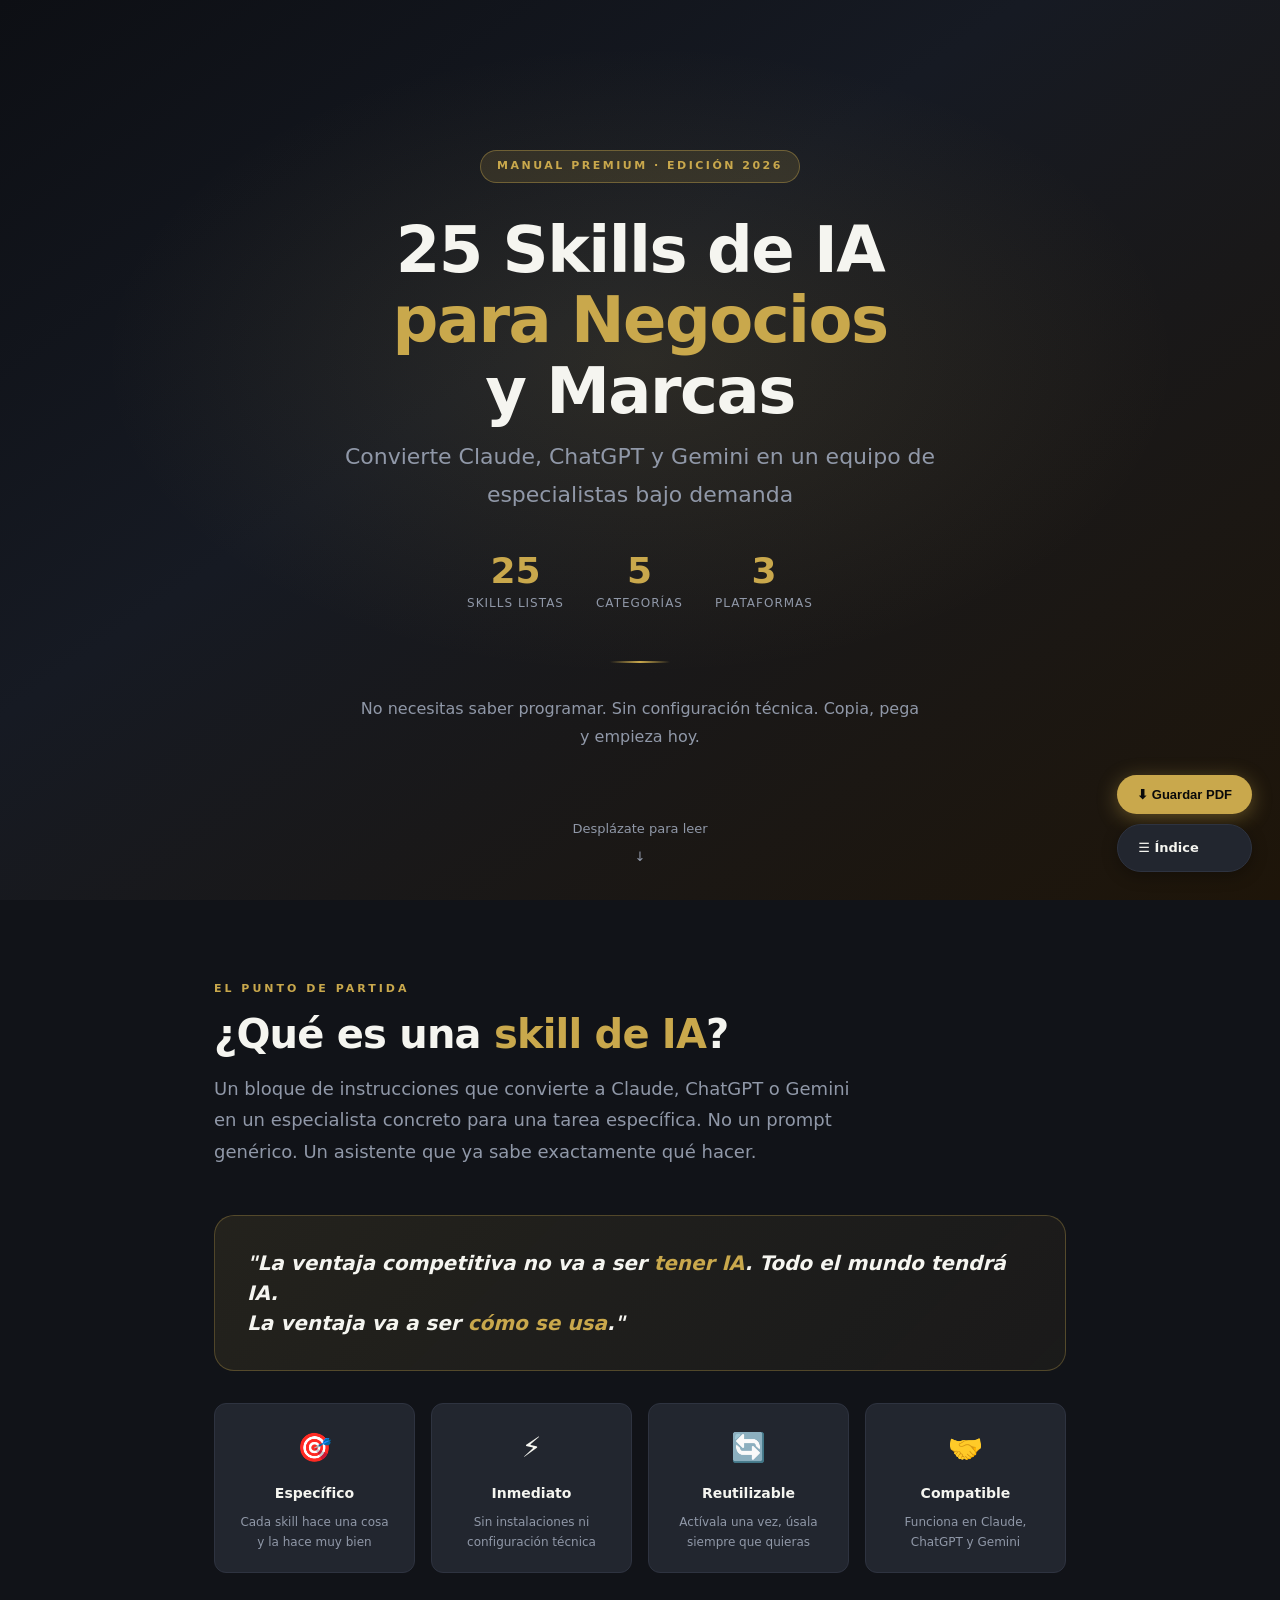
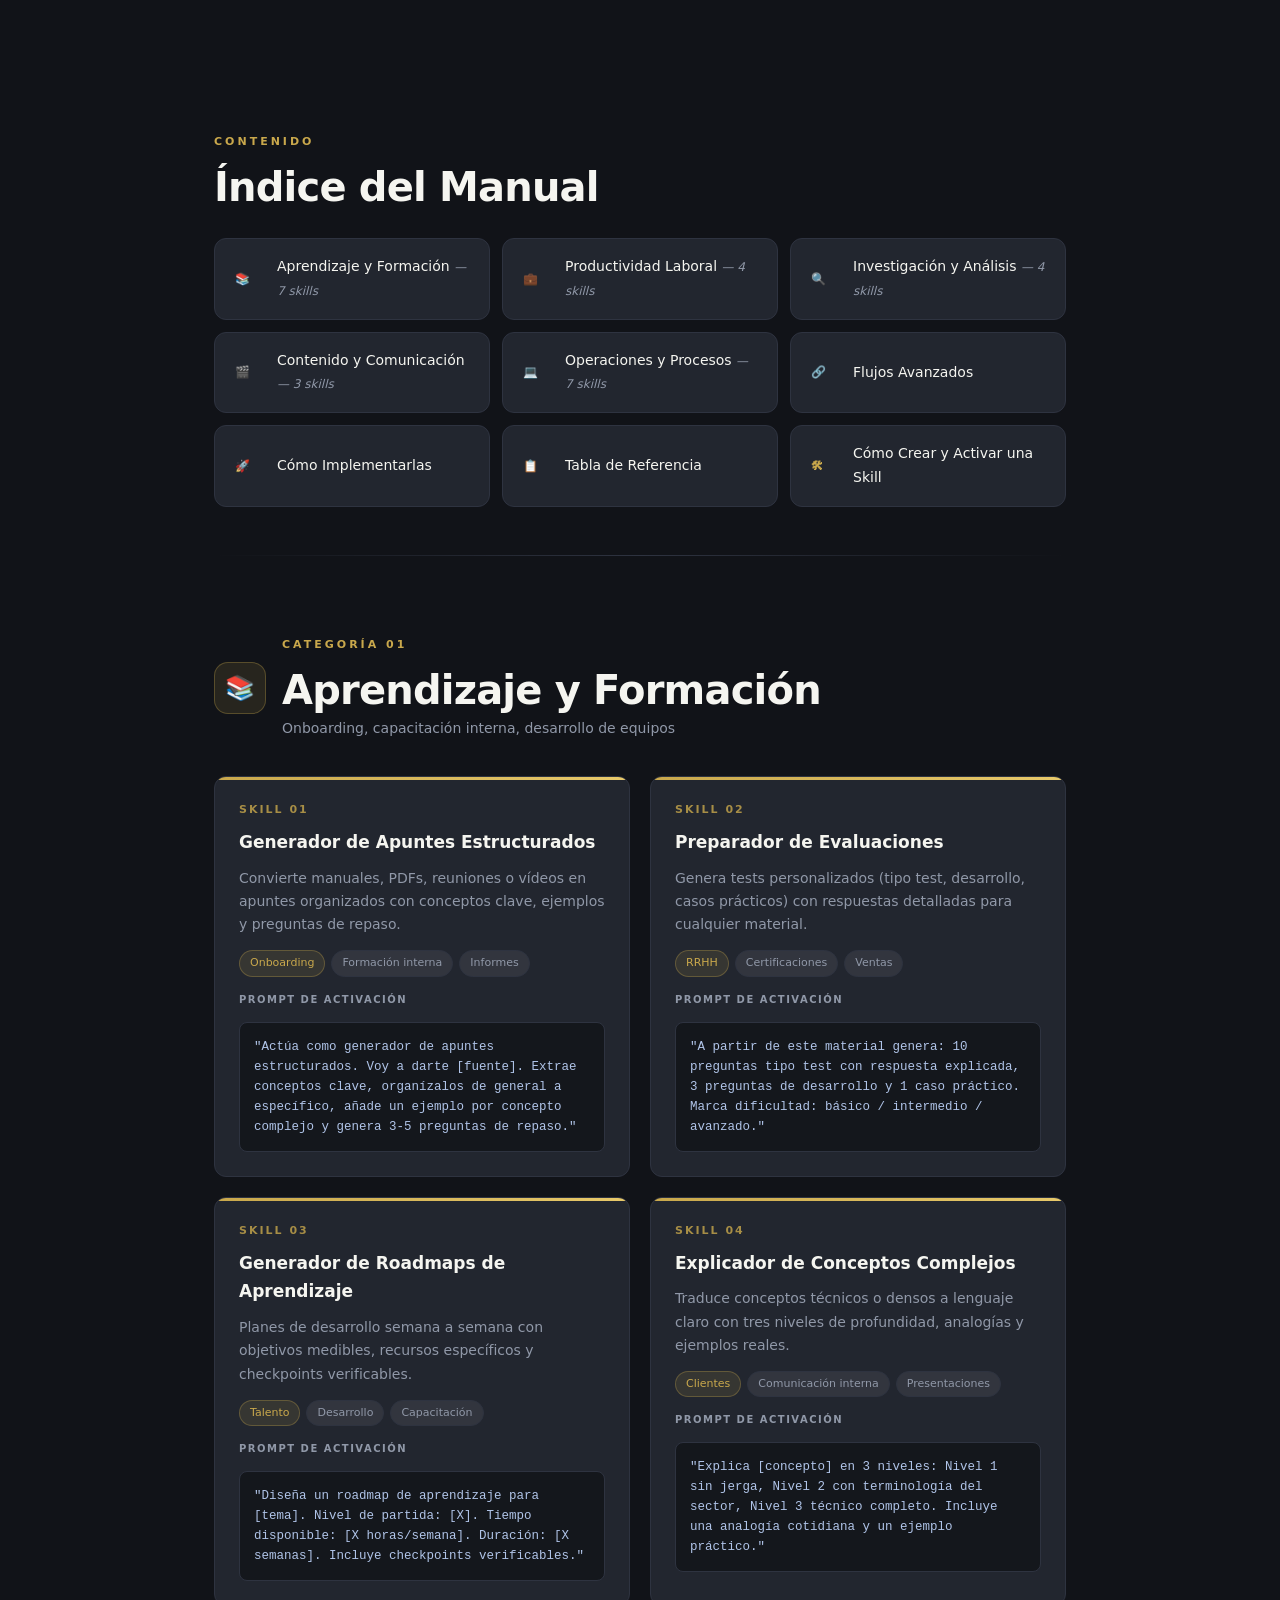
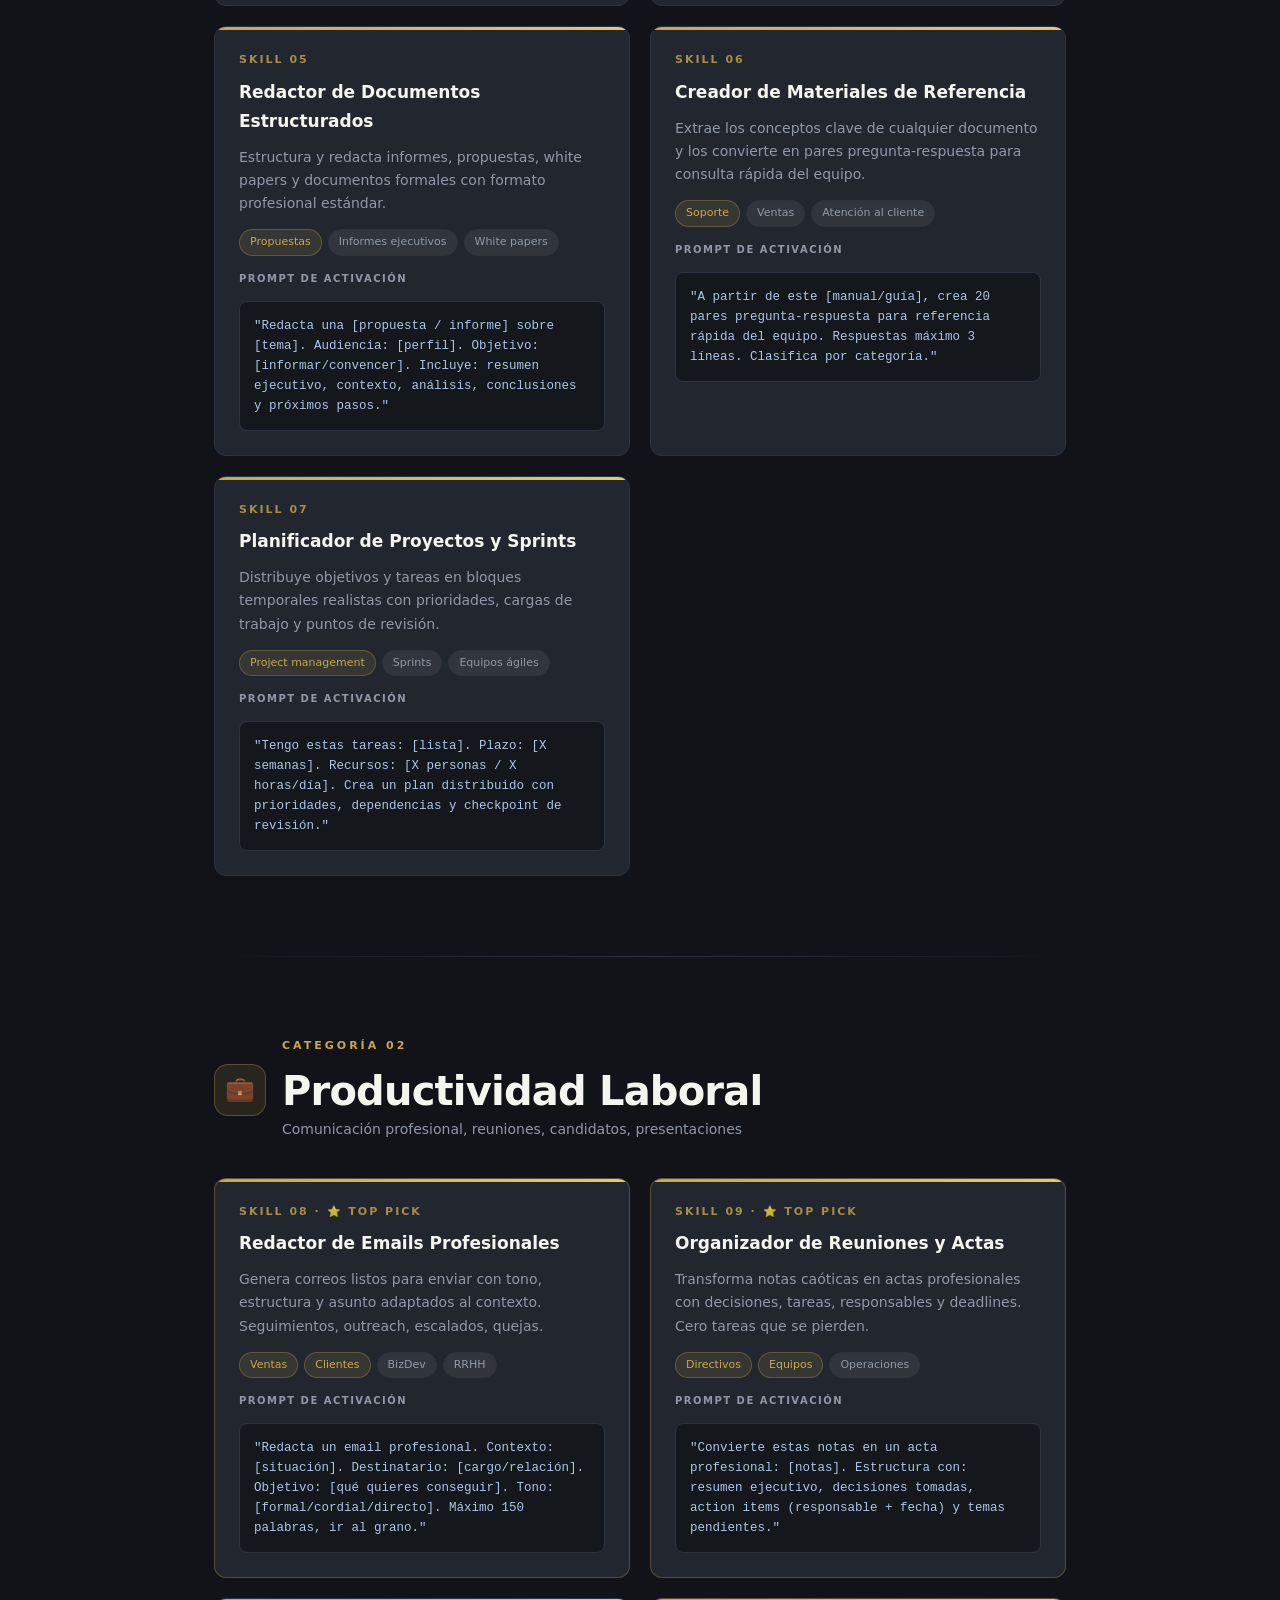
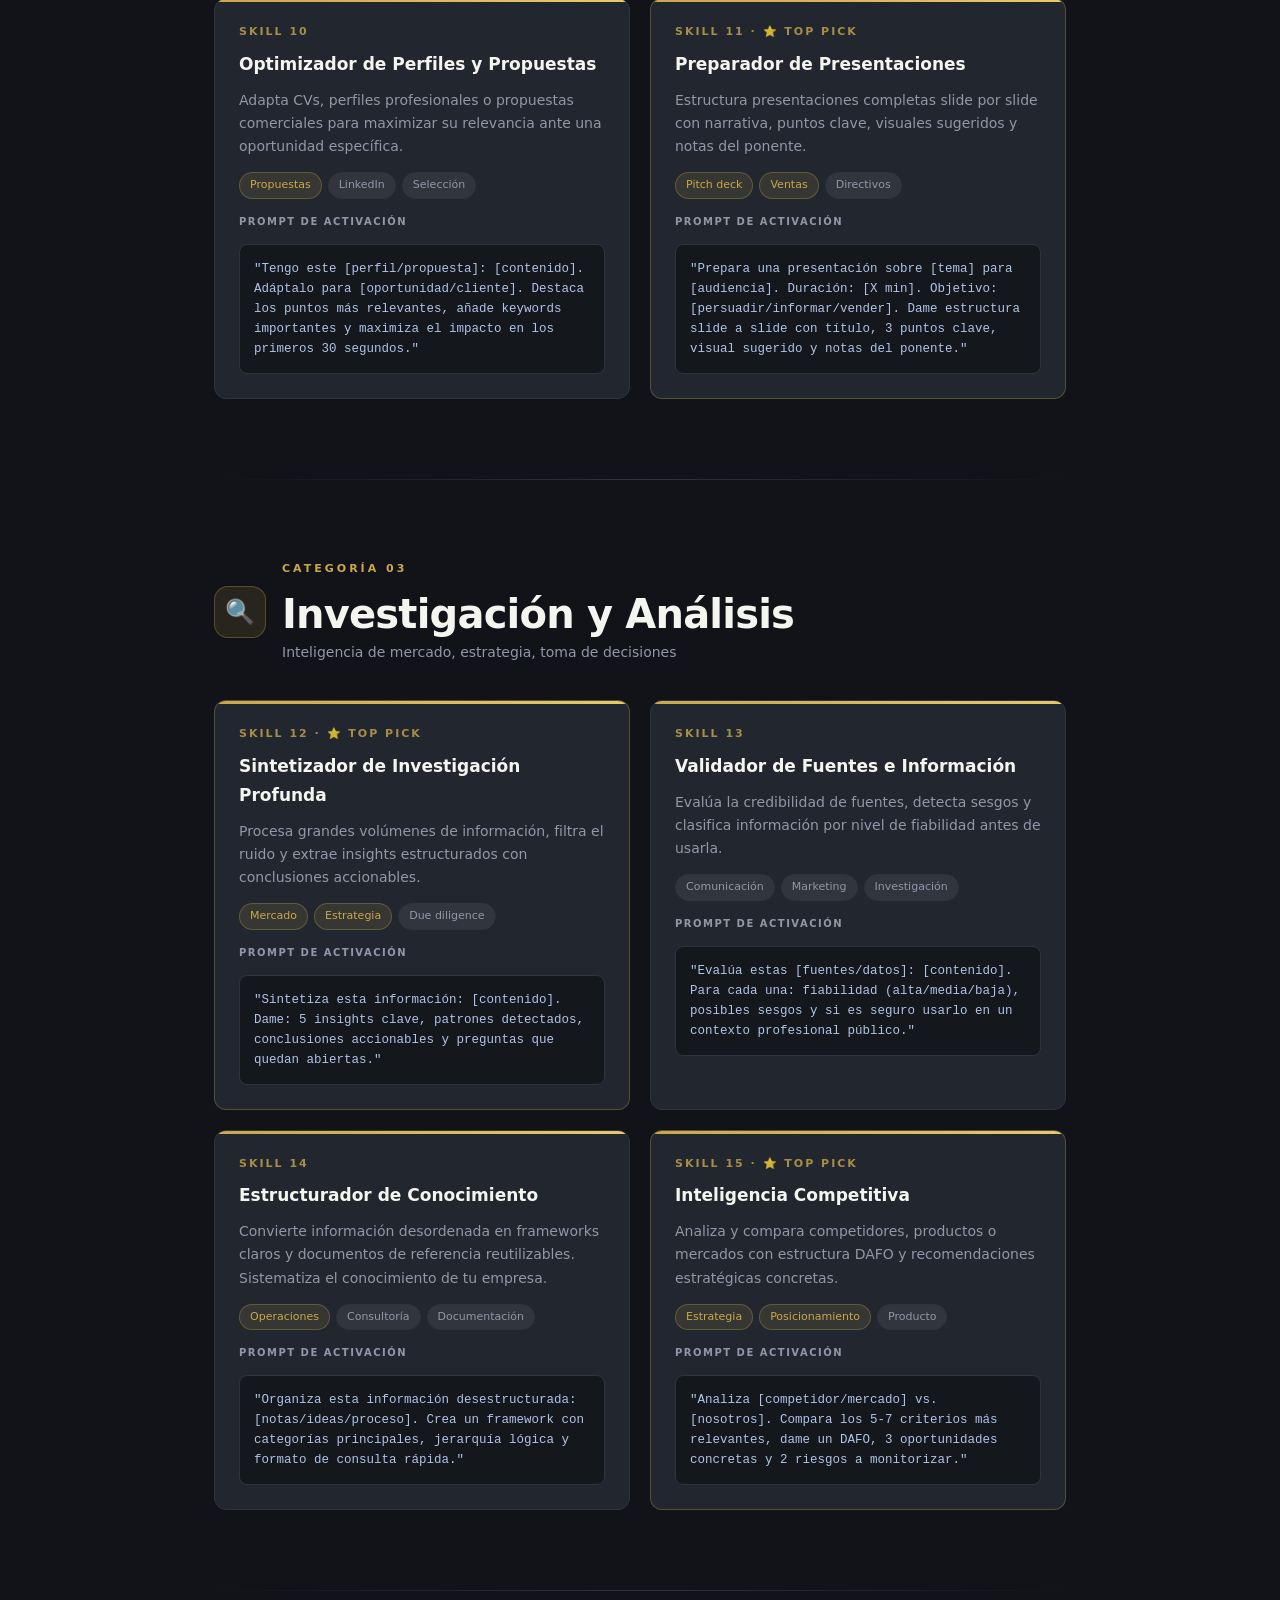
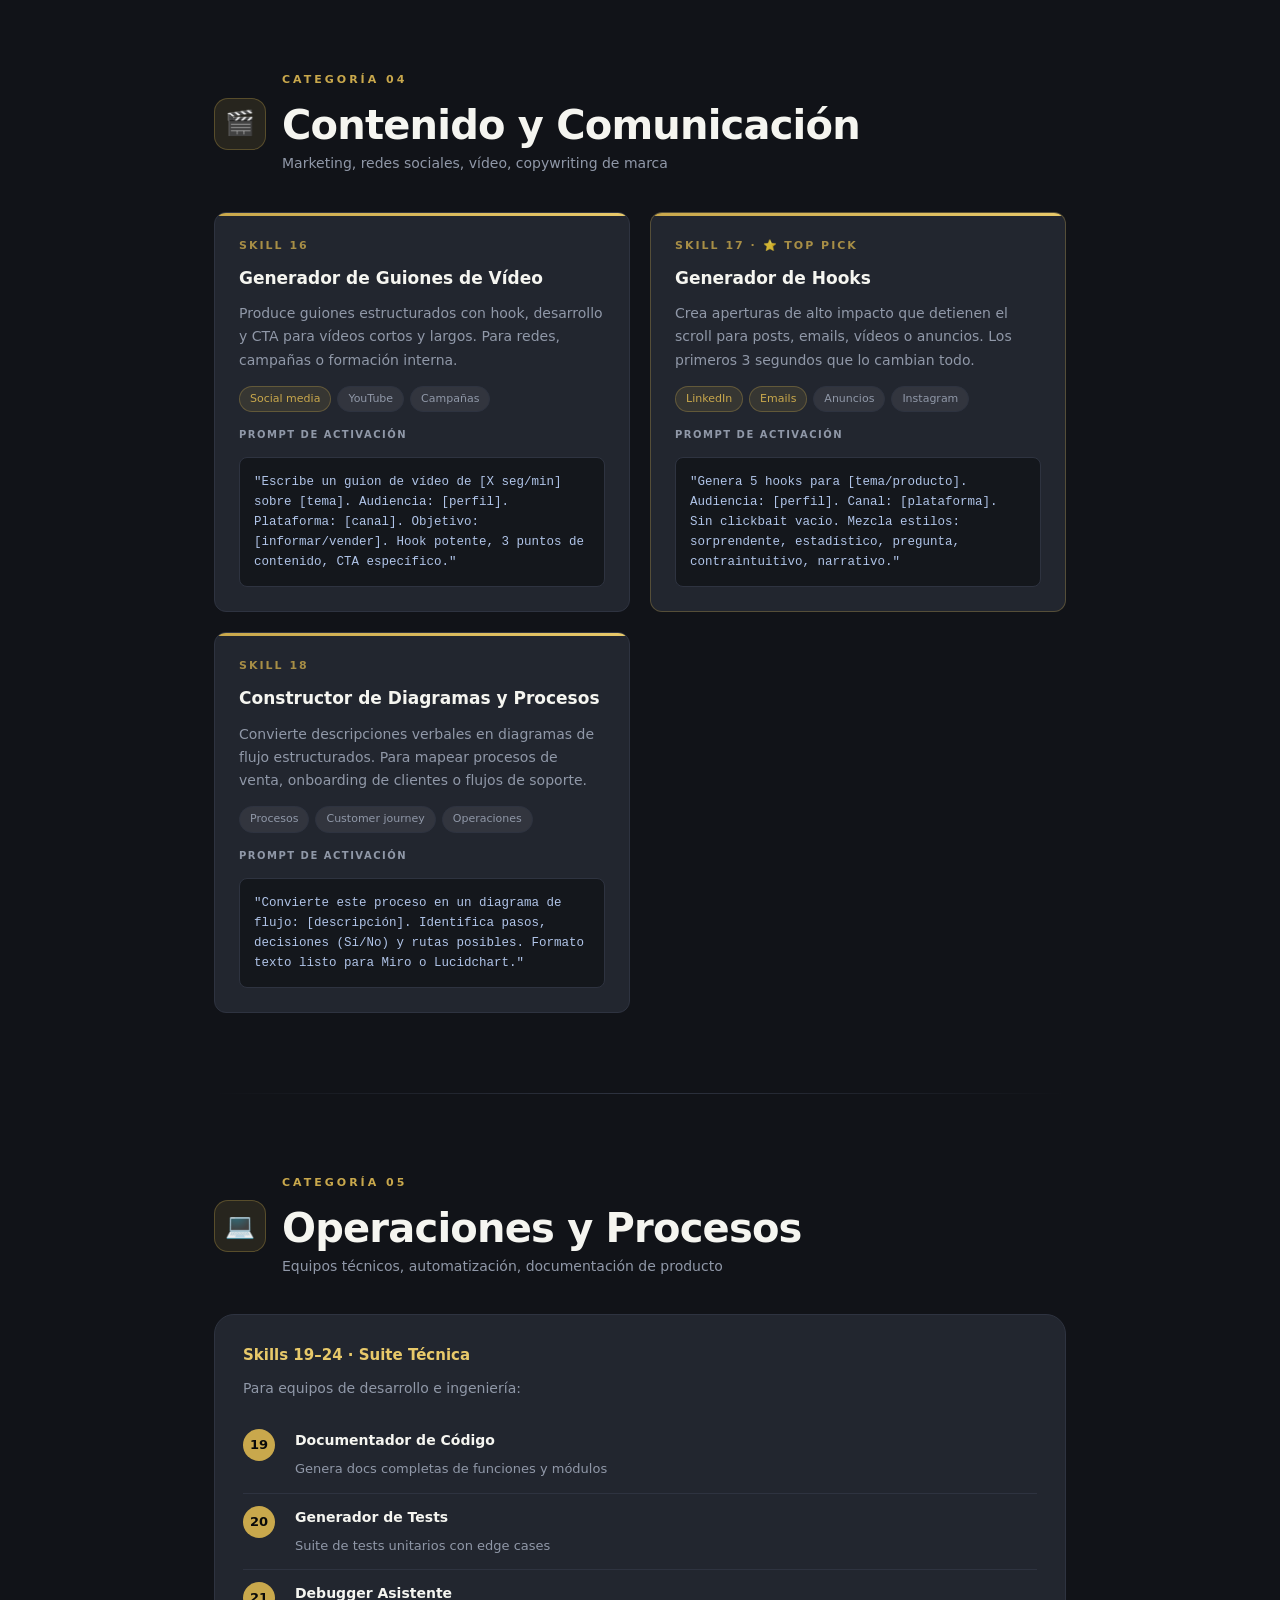
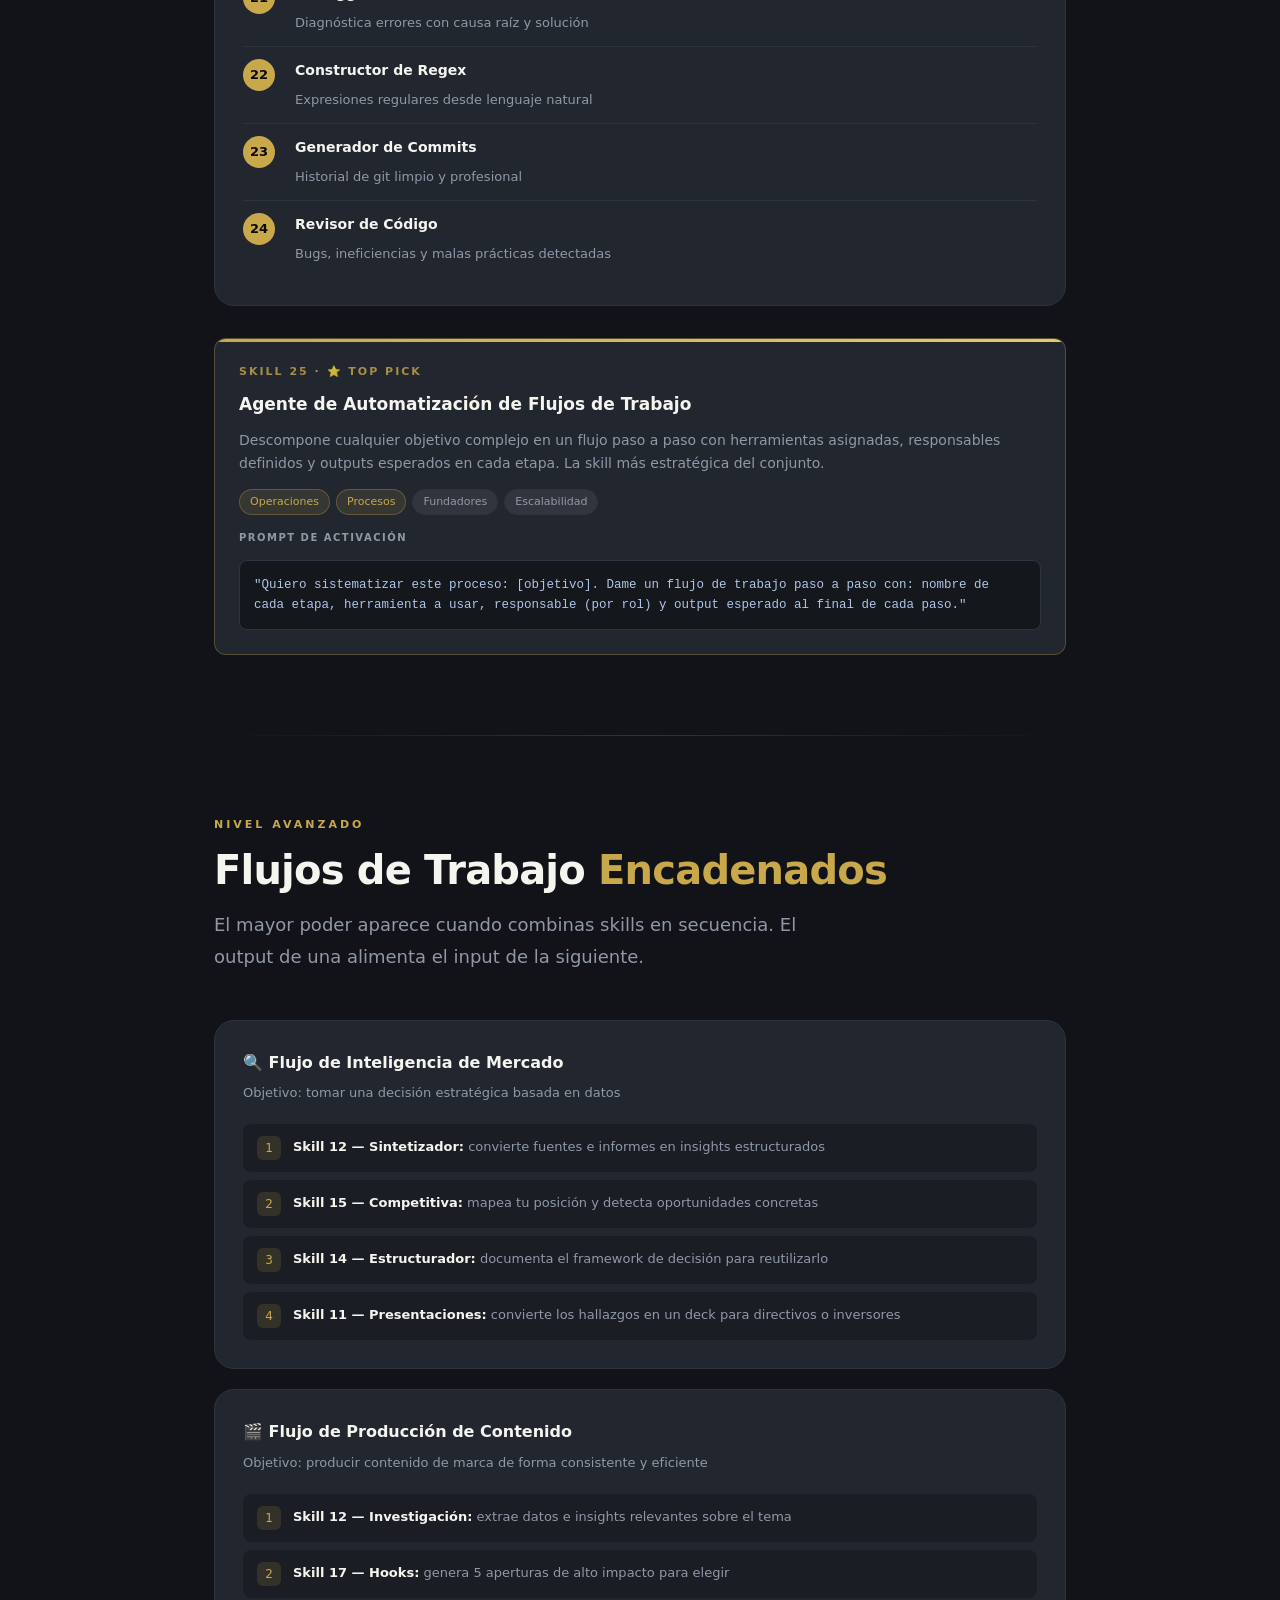
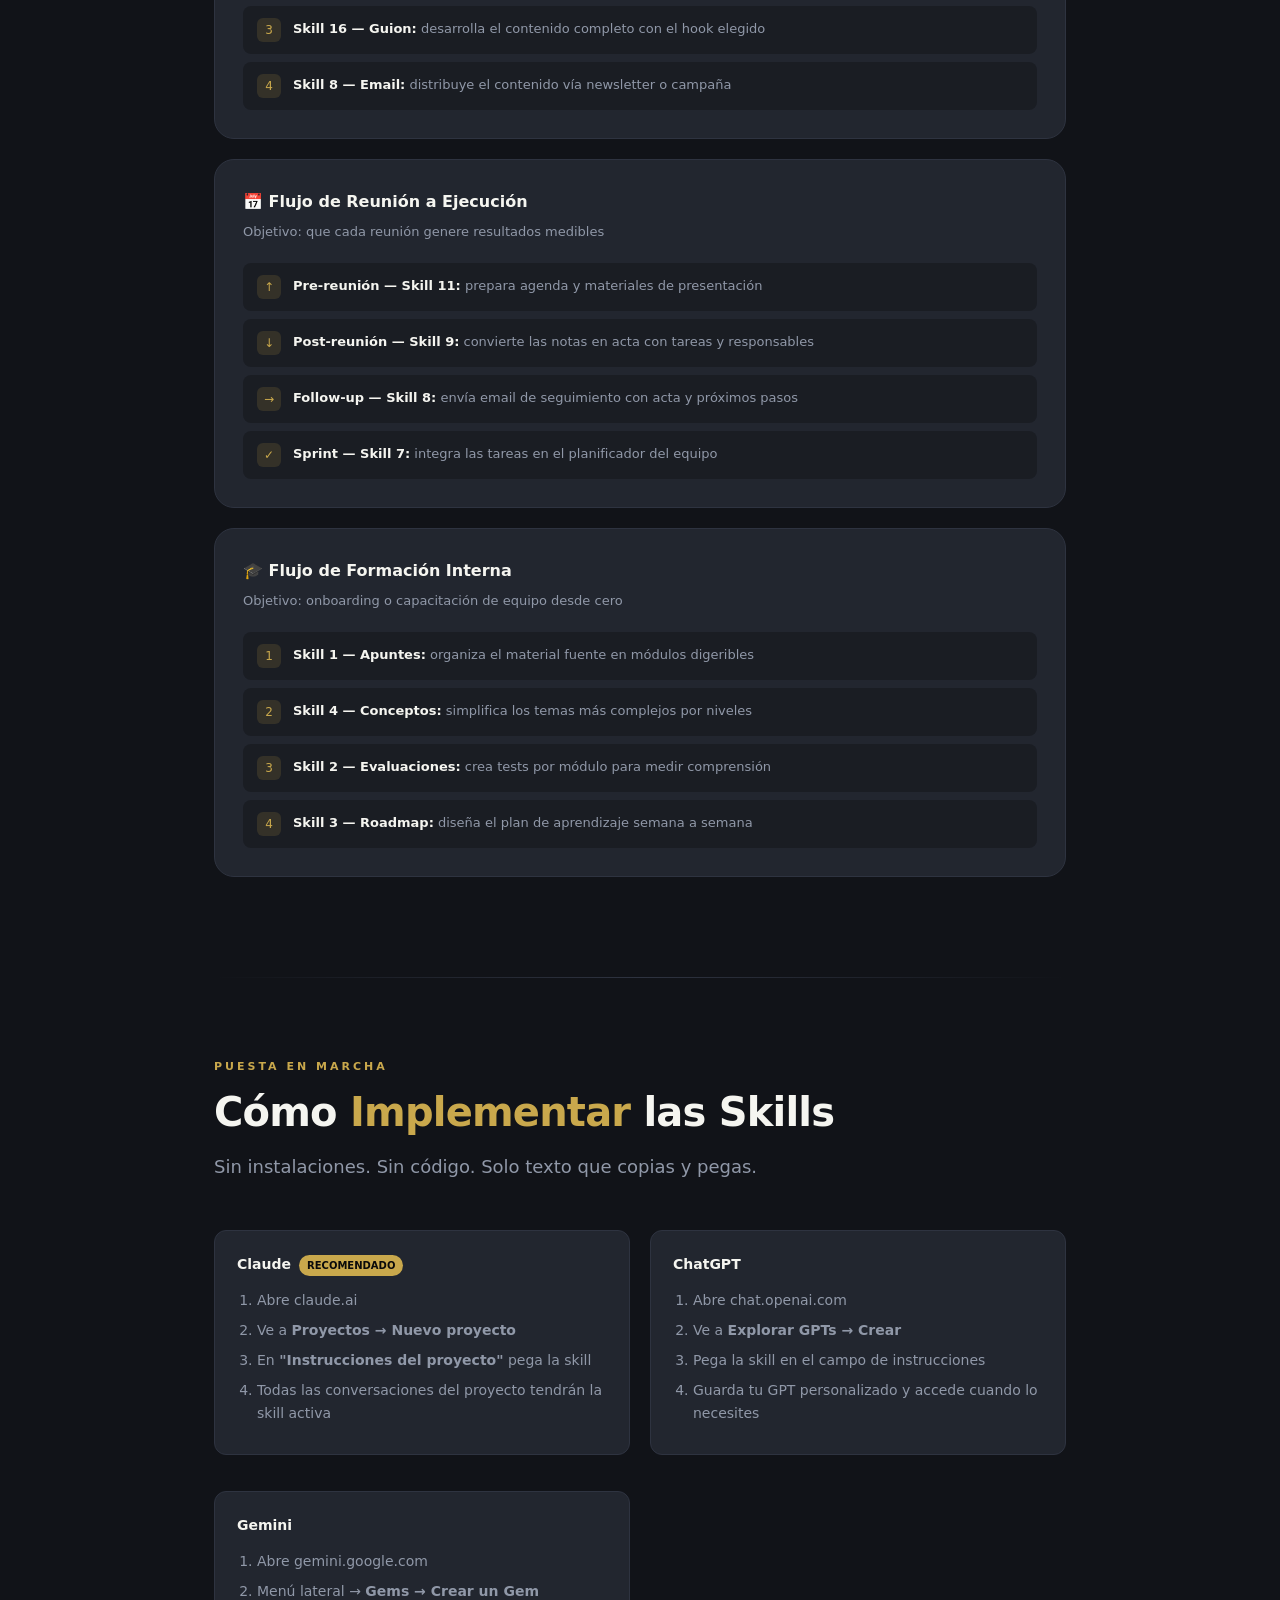
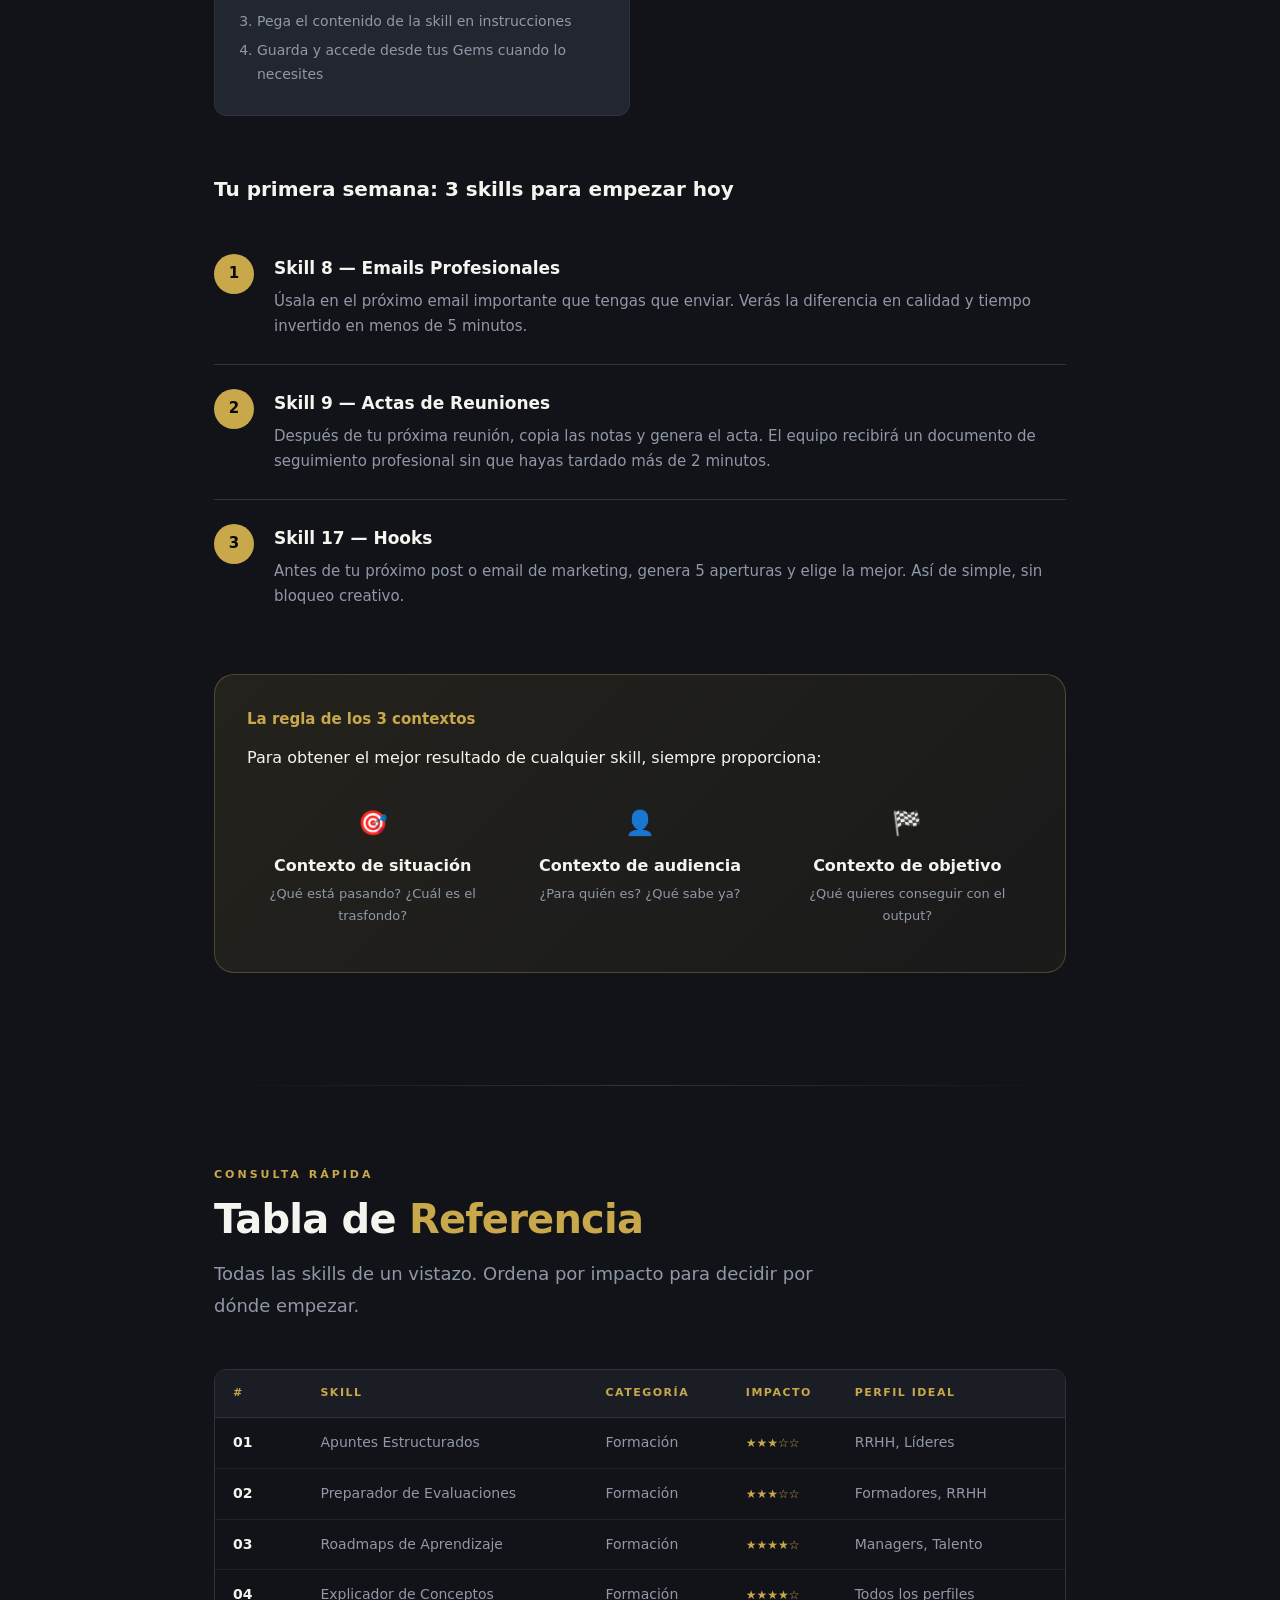
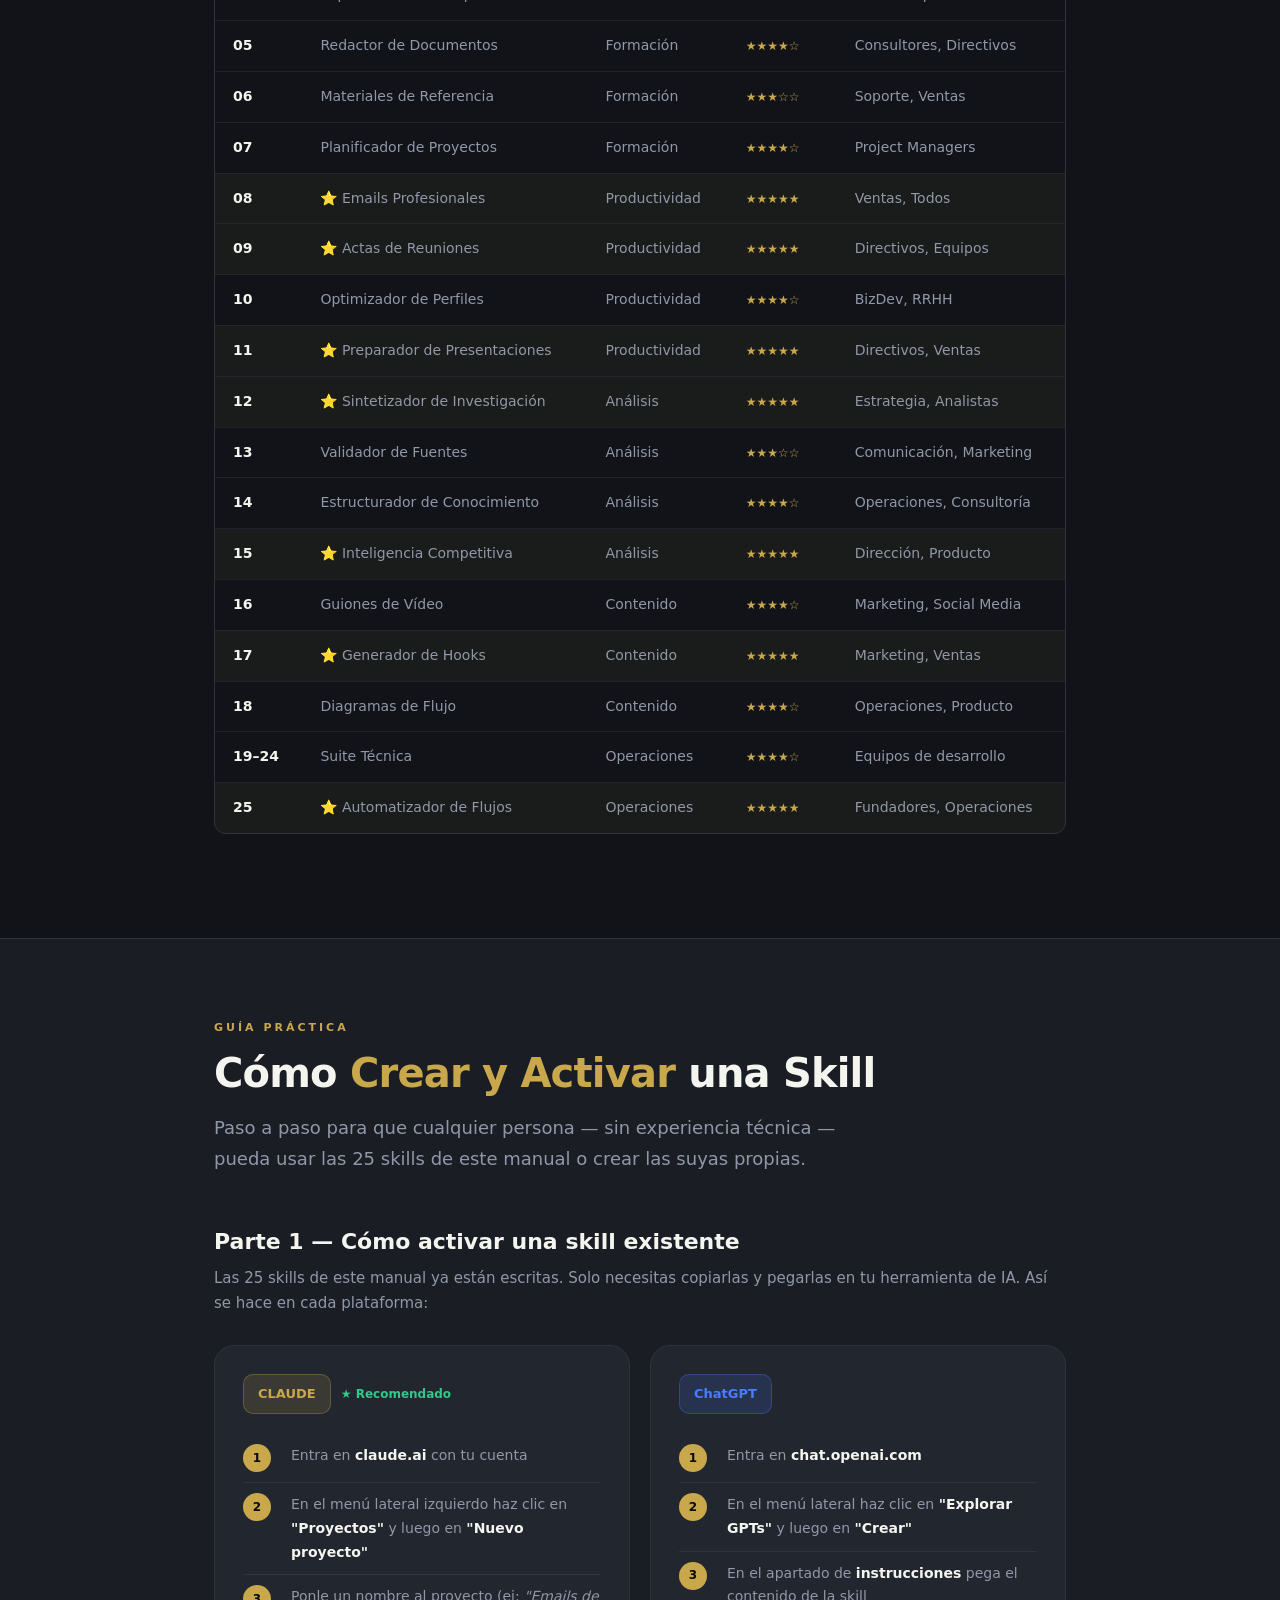
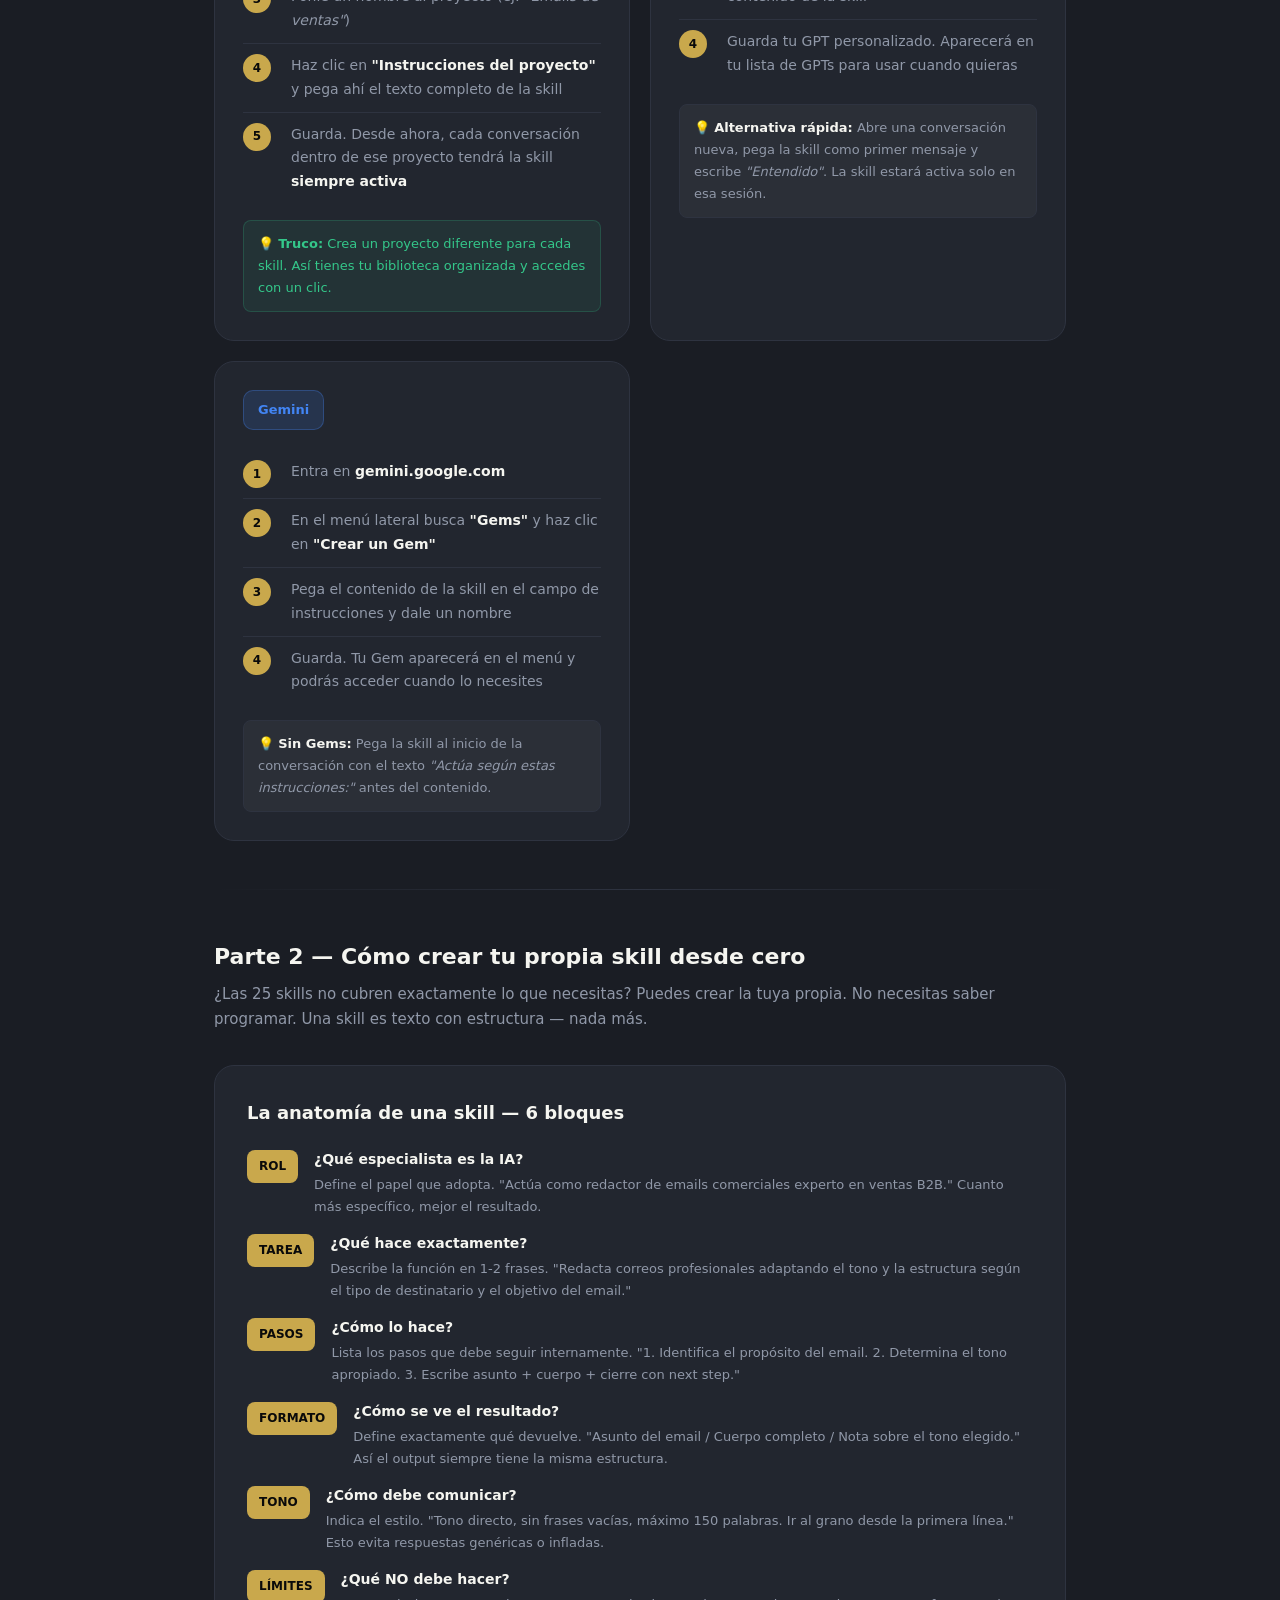
<file: index.html>
<!DOCTYPE html>
<html lang="es">
<head>
<meta charset="UTF-8">
<meta name="viewport" content="width=device-width, initial-scale=1.0">
<title>25 Skills de IA para Negocios y Marcas</title>
<style>
  /* ─── RESET & BASE ─── */
  *, *::before, *::after { box-sizing: border-box; margin: 0; padding: 0; }
  :root {
    --black:   #0A0A0A;
    --dark:    #111318;
    --surface: #1A1D24;
    --card:    #22262F;
    --border:  #2E3340;
    --gold:    #C9A84C;
    --gold2:   #E8C96A;
    --white:   #F5F5F0;
    --muted:   #9098A8;
    --accent:  #4A7CFF;
    --green:   #34C78A;
    --radius:  12px;
    --radius-lg: 20px;
  }
  html { scroll-behavior: smooth; }
  body {
    font-family: 'Segoe UI', system-ui, -apple-system, sans-serif;
    background: var(--dark);
    color: var(--white);
    line-height: 1.7;
    font-size: 16px;
  }

  /* ─── PRINT STYLES ─── */
  @media print {
    @page {
      size: A4;
      margin: 18mm 16mm 18mm 16mm;
    }
    @page :first { margin-top: 0; }

    /* ── Reset global ── */
    *, *::before, *::after {
      -webkit-print-color-adjust: exact !important;
      print-color-adjust: exact !important;
      color-adjust: exact !important;
    }

    html, body {
      background: #ffffff !important;
      color: #1A1D2E !important;
      font-size: 11pt !important;
      line-height: 1.6 !important;
    }

    /* ── Ocultar elementos de pantalla ── */
    .float-btns, .progress-bar, .scroll-hint { display: none !important; }

    /* ── PORTADA — página completa oscura ── */
    .cover {
      background: linear-gradient(145deg, #0D0F14, #1A1D24) !important;
      min-height: 100vh !important;
      page-break-after: always !important;
      break-after: page !important;
      display: flex !important;
      align-items: center !important;
      justify-content: center !important;
      padding: 60px 40px !important;
    }
    .cover h1 { color: #ffffff !important; font-size: 36pt !important; }
    .cover h1 .gold { color: #C9A84C !important; }
    .cover-sub { color: #9098A8 !important; }
    .cover-badge {
      background: rgba(201,168,76,0.2) !important;
      border: 1px solid rgba(201,168,76,0.5) !important;
      color: #C9A84C !important;
    }
    .stat-num { color: #C9A84C !important; }
    .stat-label { color: #9098A8 !important; }
    .cover-divider { background: #C9A84C !important; }
    .cover-desc { color: #9098A8 !important; }

    /* ── SECCIONES ── */
    .wrapper { max-width: 100% !important; padding: 0 !important; }
    .section { padding: 24pt 0 !important; }
    .section-sm { padding: 16pt 0 !important; }
    .section + .section { border-top: 1pt solid #E5E7EB !important; }
    .divider { background: #E5E7EB !important; }

    /* ── TIPOGRAFÍA ── */
    h2 { font-size: 20pt !important; color: #1A1D2E !important; margin-bottom: 10pt !important; }
    h3 { font-size: 14pt !important; color: #1A1D2E !important; }
    h4 { font-size: 11pt !important; color: #C9A84C !important; }
    .section-label { color: #C9A84C !important; font-size: 8pt !important; }
    .lead { color: #4B5563 !important; font-size: 12pt !important; margin-bottom: 20pt !important; }
    p { color: #374151 !important; }
    a { color: #1A1D2E !important; text-decoration: none !important; }
    .gold, [style*="color:var(--gold)"], [style*="color: var(--gold)"] { color: #C9A84C !important; }

    /* ── CARDS ── */
    .card, .skill-card, .platform, .flow, .highlight, .toc-item, .pillar, .step {
      background: #F9FAFB !important;
      border: 1pt solid #E5E7EB !important;
      color: #1A1D2E !important;
      box-shadow: none !important;
    }
    .card:hover, .skill-card:hover { transform: none !important; }
    .skill-card::before { background: linear-gradient(90deg, #C9A84C, #E8C96A) !important; }

    /* ── SKILL CARDS ── */
    .skill-num { color: #C9A84C !important; }
    .skill-card h3 { color: #1A1D2E !important; }
    .skill-card p { color: #4B5563 !important; }
    .prompt-box {
      background: #F3F4F6 !important;
      border: 1pt solid #D1D5DB !important;
      color: #1F2937 !important;
      font-size: 9pt !important;
    }
    .prompt-label { color: #6B7280 !important; }

    /* ── TAGS ── */
    .tag { background: #F3F4F6 !important; border-color: #D1D5DB !important; color: #374151 !important; }
    .tag.gold { background: rgba(201,168,76,0.12) !important; border-color: rgba(201,168,76,0.4) !important; color: #92650A !important; }

    /* ── TOC ── */
    .toc-item { background: #F9FAFB !important; border-color: #E5E7EB !important; color: #1A1D2E !important; }
    .toc-num { color: #C9A84C !important; }
    .toc-text { color: #1A1D2E !important; }

    /* ── HIGHLIGHT ── */
    .highlight {
      background: linear-gradient(135deg, rgba(201,168,76,0.08), rgba(201,168,76,0.03)) !important;
      border: 1pt solid rgba(201,168,76,0.3) !important;
    }
    .highlight blockquote { color: #1A1D2E !important; }
    .highlight blockquote span { color: #C9A84C !important; }

    /* ── STEPS ── */
    .step-num { background: #C9A84C !important; color: #000 !important; }
    .step-content h4 { color: #1A1D2E !important; }
    .step-content p { color: #4B5563 !important; }
    .steps { border-color: #E5E7EB !important; }
    .step { border-bottom-color: #E5E7EB !important; }

    /* ── TABLE ── */
    .table-wrap { border-color: #E5E7EB !important; }
    thead { background: #F3F4F6 !important; }
    th { color: #92650A !important; border-bottom-color: #E5E7EB !important; }
    td { color: #374151 !important; border-bottom-color: #F3F4F6 !important; }
    td:first-child { color: #1A1D2E !important; }
    .stars { color: #C9A84C !important; }

    /* ── FLOW CARDS ── */
    .flow-title { color: #1A1D2E !important; }
    .flow-desc { color: #4B5563 !important; }
    .flow-step { background: #F3F4F6 !important; }
    .flow-step-text { color: #4B5563 !important; }
    .flow-step-text strong { color: #1A1D2E !important; }
    .flow-arrow { background: rgba(201,168,76,0.15) !important; color: #92650A !important; }

    /* ── PLATFORM CARDS ── */
    .platform-title { color: #1A1D2E !important; }
    .platform-badge { background: #C9A84C !important; color: #000 !important; }
    .platform ol { color: #374151 !important; }

    /* ── PILLAR ── */
    .pillar-title { color: #1A1D2E !important; }
    .pillar-desc { color: #4B5563 !important; }

    /* ── CATEGORY HEADER ── */
    .cat-icon { background: rgba(201,168,76,0.1) !important; border-color: rgba(201,168,76,0.3) !important; }
    .cat-header p { color: #4B5563 !important; }

    /* ── SECCIÓN CREAR SKILL ── */
    [style*="background:var(--surface)"],
    div[style*="background:var(--surface)"] {
      background: #F9FAFB !important;
      border-top: 1pt solid #E5E7EB !important;
      border-bottom: 1pt solid #E5E7EB !important;
    }
    div[style*="background:var(--card)"],
    div[style*="background: var(--card)"] {
      background: #F9FAFB !important;
      border: 1pt solid #E5E7EB !important;
    }

    /* ── FOOTER ── */
    .footer {
      background: #F3F4F6 !important;
      color: #6B7280 !important;
      border-top: 1pt solid #E5E7EB !important;
    }
    .footer strong { color: #1A1D2E !important; }

    /* ── CORTES DE PÁGINA ── */
    .cover { page-break-after: always !important; }
    #indice { page-break-before: always !important; }
    #cat1, #cat2, #cat3, #cat4, #cat5 { page-break-before: always !important; }
    #flujos, #implementacion, #referencia, #crear-skill { page-break-before: always !important; }

    .skill-card, .card, .flow, .platform, .step, .toc-item {
      page-break-inside: avoid !important;
      break-inside: avoid !important;
    }
    h2, h3 {
      page-break-after: avoid !important;
      break-after: avoid !important;
    }

    /* ── GRIDS: una columna en print ── */
    .skills-grid, .card-grid, .card-grid-3, .toc-grid, .pillar-grid {
      display: block !important;
    }
    .skills-grid > *, .card-grid > *, .card-grid-3 > *,
    .toc-grid > *, .pillar-grid > * {
      display: block !important;
      margin-bottom: 10pt !important;
      width: 100% !important;
    }
  }

  /* ─── LAYOUT ─── */
  .wrapper { max-width: 900px; margin: 0 auto; padding: 0 24px; }

  /* ─── COVER ─── */
  .cover {
    background: linear-gradient(145deg, #0D0F14 0%, #161A23 40%, #1E1509 100%);
    min-height: 100vh;
    display: flex;
    align-items: center;
    justify-content: center;
    text-align: center;
    padding: 60px 24px;
    position: relative;
    overflow: hidden;
  }
  .cover::before {
    content: '';
    position: absolute; inset: 0;
    background: radial-gradient(ellipse 60% 50% at 50% 40%, rgba(201,168,76,0.12) 0%, transparent 70%);
  }
  .cover-inner { position: relative; z-index: 1; max-width: 700px; }
  .cover-badge {
    display: inline-block;
    background: rgba(201,168,76,0.15);
    border: 1px solid rgba(201,168,76,0.4);
    color: var(--gold);
    font-size: 11px;
    font-weight: 700;
    letter-spacing: 2.5px;
    text-transform: uppercase;
    padding: 6px 16px;
    border-radius: 100px;
    margin-bottom: 32px;
  }
  .cover h1 {
    font-size: clamp(36px, 6vw, 64px);
    font-weight: 800;
    line-height: 1.1;
    letter-spacing: -1.5px;
    margin-bottom: 12px;
  }
  .cover h1 .gold { color: var(--gold); }
  .cover-sub {
    font-size: clamp(16px, 2.5vw, 22px);
    color: var(--muted);
    margin-bottom: 40px;
    font-weight: 400;
  }
  .cover-stats {
    display: flex;
    gap: 32px;
    justify-content: center;
    flex-wrap: wrap;
    margin-bottom: 48px;
  }
  .stat { text-align: center; }
  .stat-num { font-size: 36px; font-weight: 800; color: var(--gold); line-height: 1; }
  .stat-label { font-size: 12px; color: var(--muted); text-transform: uppercase; letter-spacing: 1px; margin-top: 4px; }
  .cover-divider {
    width: 60px; height: 2px;
    background: linear-gradient(90deg, transparent, var(--gold), transparent);
    margin: 0 auto 32px;
  }
  .cover-desc { font-size: 16px; color: var(--muted); max-width: 560px; margin: 0 auto; }
  .scroll-hint {
    position: absolute; bottom: 32px; left: 50%;
    transform: translateX(-50%);
    color: var(--muted); font-size: 13px;
    display: flex; flex-direction: column; align-items: center; gap: 6px;
    animation: bounce 2s infinite;
  }
  @keyframes bounce {
    0%,100% { transform: translateX(-50%) translateY(0); }
    50% { transform: translateX(-50%) translateY(6px); }
  }

  /* ─── FLOATING BUTTONS ─── */
  .float-btns {
    position: fixed; bottom: 28px; right: 28px;
    display: flex; flex-direction: column; gap: 10px;
    z-index: 100;
  }
  .float-btn {
    background: var(--gold);
    color: var(--black);
    border: none;
    border-radius: 100px;
    padding: 12px 20px;
    font-size: 13px;
    font-weight: 700;
    cursor: pointer;
    box-shadow: 0 4px 20px rgba(201,168,76,0.4);
    text-decoration: none;
    display: flex; align-items: center; gap-8px;
    transition: transform 0.15s, box-shadow 0.15s;
    white-space: nowrap;
  }
  .float-btn:hover { transform: translateY(-2px); box-shadow: 0 6px 28px rgba(201,168,76,0.5); }
  .float-btn.secondary {
    background: var(--card);
    color: var(--white);
    border: 1px solid var(--border);
    box-shadow: 0 4px 16px rgba(0,0,0,0.3);
  }

  /* ─── SECTION ─── */
  .section { padding: 80px 0; }
  .section-sm { padding: 48px 0; }
  .section + .section { border-top: 1px solid var(--border); }

  /* ─── HEADINGS ─── */
  .section-label {
    font-size: 11px; font-weight: 700; letter-spacing: 3px;
    text-transform: uppercase; color: var(--gold);
    margin-bottom: 12px;
  }
  h2 {
    font-size: clamp(26px, 4vw, 40px);
    font-weight: 800; line-height: 1.15;
    letter-spacing: -0.8px;
    margin-bottom: 16px;
  }
  h3 {
    font-size: 20px; font-weight: 700;
    margin-bottom: 10px; color: var(--white);
  }
  h4 { font-size: 15px; font-weight: 700; color: var(--gold2); margin-bottom: 8px; }
  .lead {
    font-size: 18px; color: var(--muted);
    max-width: 640px; line-height: 1.75;
    margin-bottom: 48px;
  }

  /* ─── CARDS ─── */
  .card {
    background: var(--card);
    border: 1px solid var(--border);
    border-radius: var(--radius-lg);
    padding: 28px;
    transition: border-color 0.2s, transform 0.2s;
  }
  .card:hover { border-color: rgba(201,168,76,0.4); transform: translateY(-2px); }
  .card-grid { display: grid; grid-template-columns: repeat(auto-fit, minmax(280px, 1fr)); gap: 20px; }
  .card-grid-3 { display: grid; grid-template-columns: repeat(auto-fit, minmax(220px, 1fr)); gap: 16px; }

  /* ─── SKILL CARDS ─── */
  .skill-card {
    background: var(--card);
    border: 1px solid var(--border);
    border-radius: var(--radius);
    padding: 24px;
    position: relative;
    overflow: hidden;
  }
  .skill-card::before {
    content: '';
    position: absolute; top: 0; left: 0; right: 0; height: 3px;
    background: linear-gradient(90deg, var(--gold), var(--gold2));
  }
  .skill-num {
    font-size: 11px; font-weight: 700; color: var(--gold);
    letter-spacing: 2px; text-transform: uppercase; margin-bottom: 8px;
    opacity: 0.8;
  }
  .skill-card h3 { font-size: 17px; margin-bottom: 10px; }
  .skill-card p { font-size: 14px; color: var(--muted); line-height: 1.65; margin-bottom: 14px; }
  .skill-tags { display: flex; flex-wrap: wrap; gap: 6px; margin-bottom: 14px; }
  .tag {
    background: rgba(255,255,255,0.07);
    border: 1px solid var(--border);
    border-radius: 100px;
    padding: 3px 10px;
    font-size: 11px; color: var(--muted);
  }
  .tag.gold { background: rgba(201,168,76,0.12); border-color: rgba(201,168,76,0.3); color: var(--gold); }
  .prompt-box {
    background: rgba(0,0,0,0.4);
    border: 1px solid var(--border);
    border-radius: 8px;
    padding: 14px;
    font-size: 12.5px;
    font-family: 'Segoe UI', monospace;
    color: #b0c4e8;
    line-height: 1.6;
    margin-top: 14px;
  }
  .prompt-label {
    font-size: 10px; font-weight: 700; color: var(--muted);
    letter-spacing: 1.5px; text-transform: uppercase; margin-bottom: 8px;
  }

  /* ─── CATEGORY HEADER ─── */
  .cat-header {
    display: flex; align-items: center; gap: 16px;
    margin-bottom: 36px;
  }
  .cat-icon {
    width: 52px; height: 52px;
    background: rgba(201,168,76,0.12);
    border: 1px solid rgba(201,168,76,0.3);
    border-radius: 14px;
    display: flex; align-items: center; justify-content: center;
    font-size: 24px; flex-shrink: 0;
  }

  /* ─── TOC ─── */
  .toc-grid { display: grid; grid-template-columns: repeat(auto-fit, minmax(260px, 1fr)); gap: 12px; }
  .toc-item {
    display: flex; align-items: center; gap: 14px;
    background: var(--card); border: 1px solid var(--border);
    border-radius: var(--radius); padding: 16px 20px;
    text-decoration: none; color: var(--white);
    transition: border-color 0.2s, background 0.2s;
  }
  .toc-item:hover { border-color: var(--gold); background: var(--surface); }
  .toc-num { font-size: 12px; font-weight: 700; color: var(--gold); min-width: 28px; }
  .toc-text { font-size: 14px; font-weight: 500; }

  /* ─── HIGHLIGHT BOX ─── */
  .highlight {
    background: linear-gradient(135deg, rgba(201,168,76,0.1), rgba(201,168,76,0.05));
    border: 1px solid rgba(201,168,76,0.3);
    border-radius: var(--radius-lg);
    padding: 32px;
    margin: 32px 0;
  }
  .highlight blockquote {
    font-size: 20px; font-weight: 600; line-height: 1.5;
    color: var(--white); font-style: italic;
  }
  .highlight blockquote span { color: var(--gold); }

  /* ─── STEPS ─── */
  .steps { display: flex; flex-direction: column; gap: 0; }
  .step {
    display: flex; gap: 20px;
    padding: 24px 0;
    border-bottom: 1px solid var(--border);
  }
  .step:last-child { border-bottom: none; }
  .step-num {
    width: 40px; height: 40px; flex-shrink: 0;
    background: var(--gold);
    color: var(--black);
    border-radius: 50%;
    display: flex; align-items: center; justify-content: center;
    font-size: 15px; font-weight: 800;
  }
  .step-content h4 { color: var(--white); font-size: 17px; margin-bottom: 6px; }
  .step-content p { color: var(--muted); font-size: 15px; }

  /* ─── TABLE ─── */
  .table-wrap { overflow-x: auto; margin: 24px 0; border-radius: var(--radius); border: 1px solid var(--border); }
  table { width: 100%; border-collapse: collapse; font-size: 14px; }
  thead { background: var(--surface); }
  th {
    text-align: left; padding: 14px 18px;
    font-size: 11px; font-weight: 700; letter-spacing: 1.5px;
    text-transform: uppercase; color: var(--gold);
    border-bottom: 1px solid var(--border);
  }
  td { padding: 13px 18px; border-bottom: 1px solid rgba(46,51,64,0.5); color: var(--muted); }
  td:first-child { color: var(--white); font-weight: 600; }
  tr:last-child td { border-bottom: none; }
  tr:hover td { background: rgba(255,255,255,0.02); }

  /* ─── FLOW CARDS ─── */
  .flow {
    background: var(--card); border: 1px solid var(--border);
    border-radius: var(--radius-lg); padding: 28px; margin-bottom: 20px;
  }
  .flow-title { font-size: 16px; font-weight: 700; margin-bottom: 6px; }
  .flow-desc { font-size: 13px; color: var(--muted); margin-bottom: 20px; }
  .flow-steps { display: flex; flex-direction: column; gap: 8px; }
  .flow-step {
    display: flex; align-items: flex-start; gap: 12px;
    background: rgba(0,0,0,0.25); border-radius: 8px; padding: 12px 14px;
  }
  .flow-arrow {
    width: 24px; height: 24px; flex-shrink: 0;
    background: rgba(201,168,76,0.15);
    border-radius: 6px;
    display: flex; align-items: center; justify-content: center;
    font-size: 12px; color: var(--gold);
  }
  .flow-step-text { font-size: 13px; color: var(--muted); }
  .flow-step-text strong { color: var(--white); }

  /* ─── PLATFORM CARDS ─── */
  .platform {
    background: var(--card); border: 1px solid var(--border);
    border-radius: var(--radius); padding: 22px; margin-bottom: 16px;
  }
  .platform-title {
    font-size: 14px; font-weight: 700; color: var(--white); margin-bottom: 12px;
    display: flex; align-items: center; gap: 8px;
  }
  .platform-badge {
    background: var(--gold); color: var(--black);
    font-size: 10px; font-weight: 700; padding: 2px 8px; border-radius: 100px;
  }
  .platform ol { padding-left: 20px; color: var(--muted); font-size: 14px; }
  .platform li { margin-bottom: 6px; }

  /* ─── IMPACT STARS ─── */
  .stars { color: var(--gold); font-size: 12px; }

  /* ─── DIVIDER ─── */
  .divider {
    height: 1px; background: linear-gradient(90deg, transparent, var(--border), transparent);
    margin: 0;
  }

  /* ─── FOOTER ─── */
  .footer {
    background: var(--black); text-align: center;
    padding: 48px 24px; color: var(--muted); font-size: 14px;
  }
  .footer strong { color: var(--white); }

  /* ─── INTRO PILLARS ─── */
  .pillar-grid { display: grid; grid-template-columns: repeat(auto-fit, minmax(200px, 1fr)); gap: 16px; margin: 32px 0; }
  .pillar {
    background: var(--card); border: 1px solid var(--border);
    border-radius: var(--radius); padding: 20px;
    text-align: center;
  }
  .pillar-icon { font-size: 28px; margin-bottom: 10px; }
  .pillar-title { font-size: 14px; font-weight: 700; margin-bottom: 6px; }
  .pillar-desc { font-size: 12px; color: var(--muted); }

  /* ─── SKILL GRID ─── */
  .skills-grid { display: grid; grid-template-columns: repeat(auto-fit, minmax(300px, 1fr)); gap: 20px; }

  /* ─── RESPONSIVE ─── */
  @media (max-width: 600px) {
    .cover-stats { gap: 20px; }
    .float-btns { bottom: 16px; right: 16px; }
    h2 { font-size: 26px; }
    .section { padding: 48px 0; }
  }

  /* ─── SCROLL INDICATOR ─── */
  .progress-bar {
    position: fixed; top: 0; left: 0; height: 3px;
    background: linear-gradient(90deg, var(--gold), var(--gold2));
    z-index: 200; width: 0%;
    transition: width 0.1s;
  }
</style>
</head>
<body>

<!-- Progress bar -->
<div class="progress-bar" id="progress"></div>

<!-- Floating buttons -->
<div class="float-btns">
  <button class="float-btn" onclick="window.print()">⬇ Guardar PDF</button>
  <a href="#indice" class="float-btn secondary">☰ Índice</a>
</div>

<!-- ═══════════════════════════════════════════════
     PORTADA
════════════════════════════════════════════════ -->
<section class="cover" id="inicio">
  <div class="cover-inner">
    <div class="cover-badge">Manual Premium · Edición 2026</div>
    <h1>25 Skills de IA<br><span class="gold">para Negocios</span><br>y Marcas</h1>
    <p class="cover-sub">Convierte Claude, ChatGPT y Gemini en un equipo de especialistas bajo demanda</p>
    <div class="cover-stats">
      <div class="stat"><div class="stat-num">25</div><div class="stat-label">Skills listas</div></div>
      <div class="stat"><div class="stat-num">5</div><div class="stat-label">Categorías</div></div>
      <div class="stat"><div class="stat-num">3</div><div class="stat-label">Plataformas</div></div>
    </div>
    <div class="cover-divider"></div>
    <p class="cover-desc">No necesitas saber programar. Sin configuración técnica. Copia, pega y empieza hoy.</p>
  </div>
  <div class="scroll-hint">
    <span>Desplázate para leer</span>
    <span>↓</span>
  </div>
</section>

<div class="wrapper">

<!-- ═══════════════════════════════════════════════
     ¿QUÉ SON LAS SKILLS?
════════════════════════════════════════════════ -->
<section class="section" id="intro">
  <div class="section-label">El Punto de Partida</div>
  <h2>¿Qué es una <span style="color:var(--gold)">skill de IA</span>?</h2>
  <p class="lead">Un bloque de instrucciones que convierte a Claude, ChatGPT o Gemini en un especialista concreto para una tarea específica. No un prompt genérico. Un asistente que ya sabe exactamente qué hacer.</p>

  <div class="highlight">
    <blockquote>"La ventaja competitiva no va a ser <span>tener IA</span>. Todo el mundo tendrá IA.<br>La ventaja va a ser <span>cómo se usa</span>."</blockquote>
  </div>

  <div class="pillar-grid">
    <div class="pillar">
      <div class="pillar-icon">🎯</div>
      <div class="pillar-title">Específico</div>
      <div class="pillar-desc">Cada skill hace una cosa y la hace muy bien</div>
    </div>
    <div class="pillar">
      <div class="pillar-icon">⚡</div>
      <div class="pillar-title">Inmediato</div>
      <div class="pillar-desc">Sin instalaciones ni configuración técnica</div>
    </div>
    <div class="pillar">
      <div class="pillar-icon">🔄</div>
      <div class="pillar-title">Reutilizable</div>
      <div class="pillar-desc">Actívala una vez, úsala siempre que quieras</div>
    </div>
    <div class="pillar">
      <div class="pillar-icon">🤝</div>
      <div class="pillar-title">Compatible</div>
      <div class="pillar-desc">Funciona en Claude, ChatGPT y Gemini</div>
    </div>
  </div>
</section>

<!-- ═══════════════════════════════════════════════
     ÍNDICE
════════════════════════════════════════════════ -->
<section class="section-sm" id="indice">
  <div class="section-label">Contenido</div>
  <h2>Índice del Manual</h2>
  <div class="toc-grid" style="margin-top:28px">
    <a href="#cat1" class="toc-item"><span class="toc-num">📚</span><span class="toc-text">Aprendizaje y Formación <em style="color:var(--muted);font-size:12px">— 7 skills</em></span></a>
    <a href="#cat2" class="toc-item"><span class="toc-num">💼</span><span class="toc-text">Productividad Laboral <em style="color:var(--muted);font-size:12px">— 4 skills</em></span></a>
    <a href="#cat3" class="toc-item"><span class="toc-num">🔍</span><span class="toc-text">Investigación y Análisis <em style="color:var(--muted);font-size:12px">— 4 skills</em></span></a>
    <a href="#cat4" class="toc-item"><span class="toc-num">🎬</span><span class="toc-text">Contenido y Comunicación <em style="color:var(--muted);font-size:12px">— 3 skills</em></span></a>
    <a href="#cat5" class="toc-item"><span class="toc-num">💻</span><span class="toc-text">Operaciones y Procesos <em style="color:var(--muted);font-size:12px">— 7 skills</em></span></a>
    <a href="#flujos" class="toc-item"><span class="toc-num">🔗</span><span class="toc-text">Flujos Avanzados</span></a>
    <a href="#implementacion" class="toc-item"><span class="toc-num">🚀</span><span class="toc-text">Cómo Implementarlas</span></a>
    <a href="#referencia" class="toc-item"><span class="toc-num">📋</span><span class="toc-text">Tabla de Referencia</span></a>
    <a href="#crear-skill" class="toc-item"><span class="toc-num">🛠</span><span class="toc-text">Cómo Crear y Activar una Skill</span></a>
  </div>
</section>

<div class="divider"></div>

<!-- ═══════════════════════════════════════════════
     CATEGORÍA 1 — APRENDIZAJE
════════════════════════════════════════════════ -->
<section class="section" id="cat1">
  <div class="cat-header">
    <div class="cat-icon">📚</div>
    <div>
      <div class="section-label">Categoría 01</div>
      <h2 style="margin-bottom:4px">Aprendizaje y Formación</h2>
      <p style="color:var(--muted);font-size:14px">Onboarding, capacitación interna, desarrollo de equipos</p>
    </div>
  </div>

  <div class="skills-grid">

    <div class="skill-card">
      <div class="skill-num">Skill 01</div>
      <h3>Generador de Apuntes Estructurados</h3>
      <p>Convierte manuales, PDFs, reuniones o vídeos en apuntes organizados con conceptos clave, ejemplos y preguntas de repaso.</p>
      <div class="skill-tags">
        <span class="tag gold">Onboarding</span>
        <span class="tag">Formación interna</span>
        <span class="tag">Informes</span>
      </div>
      <div class="prompt-label">Prompt de activación</div>
      <div class="prompt-box">"Actúa como generador de apuntes estructurados. Voy a darte [fuente]. Extrae conceptos clave, organízalos de general a específico, añade un ejemplo por concepto complejo y genera 3-5 preguntas de repaso."</div>
    </div>

    <div class="skill-card">
      <div class="skill-num">Skill 02</div>
      <h3>Preparador de Evaluaciones</h3>
      <p>Genera tests personalizados (tipo test, desarrollo, casos prácticos) con respuestas detalladas para cualquier material.</p>
      <div class="skill-tags">
        <span class="tag gold">RRHH</span>
        <span class="tag">Certificaciones</span>
        <span class="tag">Ventas</span>
      </div>
      <div class="prompt-label">Prompt de activación</div>
      <div class="prompt-box">"A partir de este material genera: 10 preguntas tipo test con respuesta explicada, 3 preguntas de desarrollo y 1 caso práctico. Marca dificultad: básico / intermedio / avanzado."</div>
    </div>

    <div class="skill-card">
      <div class="skill-num">Skill 03</div>
      <h3>Generador de Roadmaps de Aprendizaje</h3>
      <p>Planes de desarrollo semana a semana con objetivos medibles, recursos específicos y checkpoints verificables.</p>
      <div class="skill-tags">
        <span class="tag gold">Talento</span>
        <span class="tag">Desarrollo</span>
        <span class="tag">Capacitación</span>
      </div>
      <div class="prompt-label">Prompt de activación</div>
      <div class="prompt-box">"Diseña un roadmap de aprendizaje para [tema]. Nivel de partida: [X]. Tiempo disponible: [X horas/semana]. Duración: [X semanas]. Incluye checkpoints verificables."</div>
    </div>

    <div class="skill-card">
      <div class="skill-num">Skill 04</div>
      <h3>Explicador de Conceptos Complejos</h3>
      <p>Traduce conceptos técnicos o densos a lenguaje claro con tres niveles de profundidad, analogías y ejemplos reales.</p>
      <div class="skill-tags">
        <span class="tag gold">Clientes</span>
        <span class="tag">Comunicación interna</span>
        <span class="tag">Presentaciones</span>
      </div>
      <div class="prompt-label">Prompt de activación</div>
      <div class="prompt-box">"Explica [concepto] en 3 niveles: Nivel 1 sin jerga, Nivel 2 con terminología del sector, Nivel 3 técnico completo. Incluye una analogía cotidiana y un ejemplo práctico."</div>
    </div>

    <div class="skill-card">
      <div class="skill-num">Skill 05</div>
      <h3>Redactor de Documentos Estructurados</h3>
      <p>Estructura y redacta informes, propuestas, white papers y documentos formales con formato profesional estándar.</p>
      <div class="skill-tags">
        <span class="tag gold">Propuestas</span>
        <span class="tag">Informes ejecutivos</span>
        <span class="tag">White papers</span>
      </div>
      <div class="prompt-label">Prompt de activación</div>
      <div class="prompt-box">"Redacta una [propuesta / informe] sobre [tema]. Audiencia: [perfil]. Objetivo: [informar/convencer]. Incluye: resumen ejecutivo, contexto, análisis, conclusiones y próximos pasos."</div>
    </div>

    <div class="skill-card">
      <div class="skill-num">Skill 06</div>
      <h3>Creador de Materiales de Referencia</h3>
      <p>Extrae los conceptos clave de cualquier documento y los convierte en pares pregunta-respuesta para consulta rápida del equipo.</p>
      <div class="skill-tags">
        <span class="tag gold">Soporte</span>
        <span class="tag">Ventas</span>
        <span class="tag">Atención al cliente</span>
      </div>
      <div class="prompt-label">Prompt de activación</div>
      <div class="prompt-box">"A partir de este [manual/guía], crea 20 pares pregunta-respuesta para referencia rápida del equipo. Respuestas máximo 3 líneas. Clasifica por categoría."</div>
    </div>

    <div class="skill-card">
      <div class="skill-num">Skill 07</div>
      <h3>Planificador de Proyectos y Sprints</h3>
      <p>Distribuye objetivos y tareas en bloques temporales realistas con prioridades, cargas de trabajo y puntos de revisión.</p>
      <div class="skill-tags">
        <span class="tag gold">Project management</span>
        <span class="tag">Sprints</span>
        <span class="tag">Equipos ágiles</span>
      </div>
      <div class="prompt-label">Prompt de activación</div>
      <div class="prompt-box">"Tengo estas tareas: [lista]. Plazo: [X semanas]. Recursos: [X personas / X horas/día]. Crea un plan distribuido con prioridades, dependencias y checkpoint de revisión."</div>
    </div>

  </div>
</section>

<div class="divider"></div>

<!-- ═══════════════════════════════════════════════
     CATEGORÍA 2 — PRODUCTIVIDAD LABORAL
════════════════════════════════════════════════ -->
<section class="section" id="cat2">
  <div class="cat-header">
    <div class="cat-icon">💼</div>
    <div>
      <div class="section-label">Categoría 02</div>
      <h2 style="margin-bottom:4px">Productividad Laboral</h2>
      <p style="color:var(--muted);font-size:14px">Comunicación profesional, reuniones, candidatos, presentaciones</p>
    </div>
  </div>

  <div class="skills-grid">

    <div class="skill-card" style="border-color:rgba(201,168,76,0.3)">
      <div class="skill-num">Skill 08 · ⭐ TOP PICK</div>
      <h3>Redactor de Emails Profesionales</h3>
      <p>Genera correos listos para enviar con tono, estructura y asunto adaptados al contexto. Seguimientos, outreach, escalados, quejas.</p>
      <div class="skill-tags">
        <span class="tag gold">Ventas</span>
        <span class="tag gold">Clientes</span>
        <span class="tag">BizDev</span>
        <span class="tag">RRHH</span>
      </div>
      <div class="prompt-label">Prompt de activación</div>
      <div class="prompt-box">"Redacta un email profesional. Contexto: [situación]. Destinatario: [cargo/relación]. Objetivo: [qué quieres conseguir]. Tono: [formal/cordial/directo]. Máximo 150 palabras, ir al grano."</div>
    </div>

    <div class="skill-card" style="border-color:rgba(201,168,76,0.3)">
      <div class="skill-num">Skill 09 · ⭐ TOP PICK</div>
      <h3>Organizador de Reuniones y Actas</h3>
      <p>Transforma notas caóticas en actas profesionales con decisiones, tareas, responsables y deadlines. Cero tareas que se pierden.</p>
      <div class="skill-tags">
        <span class="tag gold">Directivos</span>
        <span class="tag gold">Equipos</span>
        <span class="tag">Operaciones</span>
      </div>
      <div class="prompt-label">Prompt de activación</div>
      <div class="prompt-box">"Convierte estas notas en un acta profesional: [notas]. Estructura con: resumen ejecutivo, decisiones tomadas, action items (responsable + fecha) y temas pendientes."</div>
    </div>

    <div class="skill-card">
      <div class="skill-num">Skill 10</div>
      <h3>Optimizador de Perfiles y Propuestas</h3>
      <p>Adapta CVs, perfiles profesionales o propuestas comerciales para maximizar su relevancia ante una oportunidad específica.</p>
      <div class="skill-tags">
        <span class="tag gold">Propuestas</span>
        <span class="tag">LinkedIn</span>
        <span class="tag">Selección</span>
      </div>
      <div class="prompt-label">Prompt de activación</div>
      <div class="prompt-box">"Tengo este [perfil/propuesta]: [contenido]. Adáptalo para [oportunidad/cliente]. Destaca los puntos más relevantes, añade keywords importantes y maximiza el impacto en los primeros 30 segundos."</div>
    </div>

    <div class="skill-card" style="border-color:rgba(201,168,76,0.3)">
      <div class="skill-num">Skill 11 · ⭐ TOP PICK</div>
      <h3>Preparador de Presentaciones</h3>
      <p>Estructura presentaciones completas slide por slide con narrativa, puntos clave, visuales sugeridos y notas del ponente.</p>
      <div class="skill-tags">
        <span class="tag gold">Pitch deck</span>
        <span class="tag gold">Ventas</span>
        <span class="tag">Directivos</span>
      </div>
      <div class="prompt-label">Prompt de activación</div>
      <div class="prompt-box">"Prepara una presentación sobre [tema] para [audiencia]. Duración: [X min]. Objetivo: [persuadir/informar/vender]. Dame estructura slide a slide con título, 3 puntos clave, visual sugerido y notas del ponente."</div>
    </div>

  </div>
</section>

<div class="divider"></div>

<!-- ═══════════════════════════════════════════════
     CATEGORÍA 3 — INVESTIGACIÓN Y ANÁLISIS
════════════════════════════════════════════════ -->
<section class="section" id="cat3">
  <div class="cat-header">
    <div class="cat-icon">🔍</div>
    <div>
      <div class="section-label">Categoría 03</div>
      <h2 style="margin-bottom:4px">Investigación y Análisis</h2>
      <p style="color:var(--muted);font-size:14px">Inteligencia de mercado, estrategia, toma de decisiones</p>
    </div>
  </div>

  <div class="skills-grid">

    <div class="skill-card" style="border-color:rgba(201,168,76,0.3)">
      <div class="skill-num">Skill 12 · ⭐ TOP PICK</div>
      <h3>Sintetizador de Investigación Profunda</h3>
      <p>Procesa grandes volúmenes de información, filtra el ruido y extrae insights estructurados con conclusiones accionables.</p>
      <div class="skill-tags">
        <span class="tag gold">Mercado</span>
        <span class="tag gold">Estrategia</span>
        <span class="tag">Due diligence</span>
      </div>
      <div class="prompt-label">Prompt de activación</div>
      <div class="prompt-box">"Sintetiza esta información: [contenido]. Dame: 5 insights clave, patrones detectados, conclusiones accionables y preguntas que quedan abiertas."</div>
    </div>

    <div class="skill-card">
      <div class="skill-num">Skill 13</div>
      <h3>Validador de Fuentes e Información</h3>
      <p>Evalúa la credibilidad de fuentes, detecta sesgos y clasifica información por nivel de fiabilidad antes de usarla.</p>
      <div class="skill-tags">
        <span class="tag">Comunicación</span>
        <span class="tag">Marketing</span>
        <span class="tag">Investigación</span>
      </div>
      <div class="prompt-label">Prompt de activación</div>
      <div class="prompt-box">"Evalúa estas [fuentes/datos]: [contenido]. Para cada una: fiabilidad (alta/media/baja), posibles sesgos y si es seguro usarlo en un contexto profesional público."</div>
    </div>

    <div class="skill-card">
      <div class="skill-num">Skill 14</div>
      <h3>Estructurador de Conocimiento</h3>
      <p>Convierte información desordenada en frameworks claros y documentos de referencia reutilizables. Sistematiza el conocimiento de tu empresa.</p>
      <div class="skill-tags">
        <span class="tag gold">Operaciones</span>
        <span class="tag">Consultoría</span>
        <span class="tag">Documentación</span>
      </div>
      <div class="prompt-label">Prompt de activación</div>
      <div class="prompt-box">"Organiza esta información desestructurada: [notas/ideas/proceso]. Crea un framework con categorías principales, jerarquía lógica y formato de consulta rápida."</div>
    </div>

    <div class="skill-card" style="border-color:rgba(201,168,76,0.3)">
      <div class="skill-num">Skill 15 · ⭐ TOP PICK</div>
      <h3>Inteligencia Competitiva</h3>
      <p>Analiza y compara competidores, productos o mercados con estructura DAFO y recomendaciones estratégicas concretas.</p>
      <div class="skill-tags">
        <span class="tag gold">Estrategia</span>
        <span class="tag gold">Posicionamiento</span>
        <span class="tag">Producto</span>
      </div>
      <div class="prompt-label">Prompt de activación</div>
      <div class="prompt-box">"Analiza [competidor/mercado] vs. [nosotros]. Compara los 5-7 criterios más relevantes, dame un DAFO, 3 oportunidades concretas y 2 riesgos a monitorizar."</div>
    </div>

  </div>
</section>

<div class="divider"></div>

<!-- ═══════════════════════════════════════════════
     CATEGORÍA 4 — CONTENIDO
════════════════════════════════════════════════ -->
<section class="section" id="cat4">
  <div class="cat-header">
    <div class="cat-icon">🎬</div>
    <div>
      <div class="section-label">Categoría 04</div>
      <h2 style="margin-bottom:4px">Contenido y Comunicación</h2>
      <p style="color:var(--muted);font-size:14px">Marketing, redes sociales, vídeo, copywriting de marca</p>
    </div>
  </div>

  <div class="skills-grid">

    <div class="skill-card">
      <div class="skill-num">Skill 16</div>
      <h3>Generador de Guiones de Vídeo</h3>
      <p>Produce guiones estructurados con hook, desarrollo y CTA para vídeos cortos y largos. Para redes, campañas o formación interna.</p>
      <div class="skill-tags">
        <span class="tag gold">Social media</span>
        <span class="tag">YouTube</span>
        <span class="tag">Campañas</span>
      </div>
      <div class="prompt-label">Prompt de activación</div>
      <div class="prompt-box">"Escribe un guion de vídeo de [X seg/min] sobre [tema]. Audiencia: [perfil]. Plataforma: [canal]. Objetivo: [informar/vender]. Hook potente, 3 puntos de contenido, CTA específico."</div>
    </div>

    <div class="skill-card" style="border-color:rgba(201,168,76,0.3)">
      <div class="skill-num">Skill 17 · ⭐ TOP PICK</div>
      <h3>Generador de Hooks</h3>
      <p>Crea aperturas de alto impacto que detienen el scroll para posts, emails, vídeos o anuncios. Los primeros 3 segundos que lo cambian todo.</p>
      <div class="skill-tags">
        <span class="tag gold">LinkedIn</span>
        <span class="tag gold">Emails</span>
        <span class="tag">Anuncios</span>
        <span class="tag">Instagram</span>
      </div>
      <div class="prompt-label">Prompt de activación</div>
      <div class="prompt-box">"Genera 5 hooks para [tema/producto]. Audiencia: [perfil]. Canal: [plataforma]. Sin clickbait vacío. Mezcla estilos: sorprendente, estadístico, pregunta, contraintuitivo, narrativo."</div>
    </div>

    <div class="skill-card">
      <div class="skill-num">Skill 18</div>
      <h3>Constructor de Diagramas y Procesos</h3>
      <p>Convierte descripciones verbales en diagramas de flujo estructurados. Para mapear procesos de venta, onboarding de clientes o flujos de soporte.</p>
      <div class="skill-tags">
        <span class="tag">Procesos</span>
        <span class="tag">Customer journey</span>
        <span class="tag">Operaciones</span>
      </div>
      <div class="prompt-label">Prompt de activación</div>
      <div class="prompt-box">"Convierte este proceso en un diagrama de flujo: [descripción]. Identifica pasos, decisiones (Sí/No) y rutas posibles. Formato texto listo para Miro o Lucidchart."</div>
    </div>

  </div>
</section>

<div class="divider"></div>

<!-- ═══════════════════════════════════════════════
     CATEGORÍA 5 — OPERACIONES
════════════════════════════════════════════════ -->
<section class="section" id="cat5">
  <div class="cat-header">
    <div class="cat-icon">💻</div>
    <div>
      <div class="section-label">Categoría 05</div>
      <h2 style="margin-bottom:4px">Operaciones y Procesos</h2>
      <p style="color:var(--muted);font-size:14px">Equipos técnicos, automatización, documentación de producto</p>
    </div>
  </div>

  <div class="card-grid" style="margin-bottom:32px">
    <div class="card">
      <h4>Skills 19–24 · Suite Técnica</h4>
      <p style="color:var(--muted);font-size:14px;margin-bottom:16px">Para equipos de desarrollo e ingeniería:</p>
      <div class="steps">
        <div class="step" style="padding:12px 0">
          <div class="step-num" style="width:32px;height:32px;font-size:13px">19</div>
          <div class="step-content"><h4 style="font-size:14px">Documentador de Código</h4><p style="font-size:13px">Genera docs completas de funciones y módulos</p></div>
        </div>
        <div class="step" style="padding:12px 0">
          <div class="step-num" style="width:32px;height:32px;font-size:13px">20</div>
          <div class="step-content"><h4 style="font-size:14px">Generador de Tests</h4><p style="font-size:13px">Suite de tests unitarios con edge cases</p></div>
        </div>
        <div class="step" style="padding:12px 0">
          <div class="step-num" style="width:32px;height:32px;font-size:13px">21</div>
          <div class="step-content"><h4 style="font-size:14px">Debugger Asistente</h4><p style="font-size:13px">Diagnóstica errores con causa raíz y solución</p></div>
        </div>
        <div class="step" style="padding:12px 0">
          <div class="step-num" style="width:32px;height:32px;font-size:13px">22</div>
          <div class="step-content"><h4 style="font-size:14px">Constructor de Regex</h4><p style="font-size:13px">Expresiones regulares desde lenguaje natural</p></div>
        </div>
        <div class="step" style="padding:12px 0">
          <div class="step-num" style="width:32px;height:32px;font-size:13px">23</div>
          <div class="step-content"><h4 style="font-size:14px">Generador de Commits</h4><p style="font-size:13px">Historial de git limpio y profesional</p></div>
        </div>
        <div class="step" style="padding:12px 0;border-bottom:none">
          <div class="step-num" style="width:32px;height:32px;font-size:13px">24</div>
          <div class="step-content"><h4 style="font-size:14px">Revisor de Código</h4><p style="font-size:13px">Bugs, ineficiencias y malas prácticas detectadas</p></div>
        </div>
      </div>
    </div>
  </div>

  <div class="skill-card" style="border-color:rgba(201,168,76,0.3)">
    <div class="skill-num">Skill 25 · ⭐ TOP PICK</div>
    <h3>Agente de Automatización de Flujos de Trabajo</h3>
    <p>Descompone cualquier objetivo complejo en un flujo paso a paso con herramientas asignadas, responsables definidos y outputs esperados en cada etapa. La skill más estratégica del conjunto.</p>
    <div class="skill-tags">
      <span class="tag gold">Operaciones</span>
      <span class="tag gold">Procesos</span>
      <span class="tag">Fundadores</span>
      <span class="tag">Escalabilidad</span>
    </div>
    <div class="prompt-label">Prompt de activación</div>
    <div class="prompt-box">"Quiero sistematizar este proceso: [objetivo]. Dame un flujo de trabajo paso a paso con: nombre de cada etapa, herramienta a usar, responsable (por rol) y output esperado al final de cada paso."</div>
  </div>
</section>

<div class="divider"></div>

<!-- ═══════════════════════════════════════════════
     FLUJOS AVANZADOS
════════════════════════════════════════════════ -->
<section class="section" id="flujos">
  <div class="section-label">Nivel Avanzado</div>
  <h2>Flujos de Trabajo <span style="color:var(--gold)">Encadenados</span></h2>
  <p class="lead">El mayor poder aparece cuando combinas skills en secuencia. El output de una alimenta el input de la siguiente.</p>

  <div class="flow">
    <div class="flow-title">🔍 Flujo de Inteligencia de Mercado</div>
    <div class="flow-desc">Objetivo: tomar una decisión estratégica basada en datos</div>
    <div class="flow-steps">
      <div class="flow-step"><div class="flow-arrow">1</div><div class="flow-step-text"><strong>Skill 12 — Sintetizador:</strong> convierte fuentes e informes en insights estructurados</div></div>
      <div class="flow-step"><div class="flow-arrow">2</div><div class="flow-step-text"><strong>Skill 15 — Competitiva:</strong> mapea tu posición y detecta oportunidades concretas</div></div>
      <div class="flow-step"><div class="flow-arrow">3</div><div class="flow-step-text"><strong>Skill 14 — Estructurador:</strong> documenta el framework de decisión para reutilizarlo</div></div>
      <div class="flow-step"><div class="flow-arrow">4</div><div class="flow-step-text"><strong>Skill 11 — Presentaciones:</strong> convierte los hallazgos en un deck para directivos o inversores</div></div>
    </div>
  </div>

  <div class="flow">
    <div class="flow-title">🎬 Flujo de Producción de Contenido</div>
    <div class="flow-desc">Objetivo: producir contenido de marca de forma consistente y eficiente</div>
    <div class="flow-steps">
      <div class="flow-step"><div class="flow-arrow">1</div><div class="flow-step-text"><strong>Skill 12 — Investigación:</strong> extrae datos e insights relevantes sobre el tema</div></div>
      <div class="flow-step"><div class="flow-arrow">2</div><div class="flow-step-text"><strong>Skill 17 — Hooks:</strong> genera 5 aperturas de alto impacto para elegir</div></div>
      <div class="flow-step"><div class="flow-arrow">3</div><div class="flow-step-text"><strong>Skill 16 — Guion:</strong> desarrolla el contenido completo con el hook elegido</div></div>
      <div class="flow-step"><div class="flow-arrow">4</div><div class="flow-step-text"><strong>Skill 8 — Email:</strong> distribuye el contenido vía newsletter o campaña</div></div>
    </div>
  </div>

  <div class="flow">
    <div class="flow-title">📅 Flujo de Reunión a Ejecución</div>
    <div class="flow-desc">Objetivo: que cada reunión genere resultados medibles</div>
    <div class="flow-steps">
      <div class="flow-step"><div class="flow-arrow">↑</div><div class="flow-step-text"><strong>Pre-reunión — Skill 11:</strong> prepara agenda y materiales de presentación</div></div>
      <div class="flow-step"><div class="flow-arrow">↓</div><div class="flow-step-text"><strong>Post-reunión — Skill 9:</strong> convierte las notas en acta con tareas y responsables</div></div>
      <div class="flow-step"><div class="flow-arrow">→</div><div class="flow-step-text"><strong>Follow-up — Skill 8:</strong> envía email de seguimiento con acta y próximos pasos</div></div>
      <div class="flow-step"><div class="flow-arrow">✓</div><div class="flow-step-text"><strong>Sprint — Skill 7:</strong> integra las tareas en el planificador del equipo</div></div>
    </div>
  </div>

  <div class="flow">
    <div class="flow-title">🎓 Flujo de Formación Interna</div>
    <div class="flow-desc">Objetivo: onboarding o capacitación de equipo desde cero</div>
    <div class="flow-steps">
      <div class="flow-step"><div class="flow-arrow">1</div><div class="flow-step-text"><strong>Skill 1 — Apuntes:</strong> organiza el material fuente en módulos digeribles</div></div>
      <div class="flow-step"><div class="flow-arrow">2</div><div class="flow-step-text"><strong>Skill 4 — Conceptos:</strong> simplifica los temas más complejos por niveles</div></div>
      <div class="flow-step"><div class="flow-arrow">3</div><div class="flow-step-text"><strong>Skill 2 — Evaluaciones:</strong> crea tests por módulo para medir comprensión</div></div>
      <div class="flow-step"><div class="flow-arrow">4</div><div class="flow-step-text"><strong>Skill 3 — Roadmap:</strong> diseña el plan de aprendizaje semana a semana</div></div>
    </div>
  </div>
</section>

<div class="divider"></div>

<!-- ═══════════════════════════════════════════════
     IMPLEMENTACIÓN
════════════════════════════════════════════════ -->
<section class="section" id="implementacion">
  <div class="section-label">Puesta en Marcha</div>
  <h2>Cómo <span style="color:var(--gold)">Implementar</span> las Skills</h2>
  <p class="lead">Sin instalaciones. Sin código. Solo texto que copias y pegas.</p>

  <div class="card-grid" style="margin-bottom:40px">

    <div class="platform">
      <div class="platform-title">Claude <span class="platform-badge">RECOMENDADO</span></div>
      <ol>
        <li>Abre claude.ai</li>
        <li>Ve a <strong>Proyectos → Nuevo proyecto</strong></li>
        <li>En <strong>"Instrucciones del proyecto"</strong> pega la skill</li>
        <li>Todas las conversaciones del proyecto tendrán la skill activa</li>
      </ol>
    </div>

    <div class="platform">
      <div class="platform-title">ChatGPT</div>
      <ol>
        <li>Abre chat.openai.com</li>
        <li>Ve a <strong>Explorar GPTs → Crear</strong></li>
        <li>Pega la skill en el campo de instrucciones</li>
        <li>Guarda tu GPT personalizado y accede cuando lo necesites</li>
      </ol>
    </div>

    <div class="platform">
      <div class="platform-title">Gemini</div>
      <ol>
        <li>Abre gemini.google.com</li>
        <li>Menú lateral → <strong>Gems → Crear un Gem</strong></li>
        <li>Pega el contenido de la skill en instrucciones</li>
        <li>Guarda y accede desde tus Gems cuando lo necesites</li>
      </ol>
    </div>

  </div>

  <h3 style="margin-bottom:24px">Tu primera semana: 3 skills para empezar hoy</h3>
  <div class="steps">
    <div class="step">
      <div class="step-num">1</div>
      <div class="step-content">
        <h4>Skill 8 — Emails Profesionales</h4>
        <p>Úsala en el próximo email importante que tengas que enviar. Verás la diferencia en calidad y tiempo invertido en menos de 5 minutos.</p>
      </div>
    </div>
    <div class="step">
      <div class="step-num">2</div>
      <div class="step-content">
        <h4>Skill 9 — Actas de Reuniones</h4>
        <p>Después de tu próxima reunión, copia las notas y genera el acta. El equipo recibirá un documento de seguimiento profesional sin que hayas tardado más de 2 minutos.</p>
      </div>
    </div>
    <div class="step">
      <div class="step-num">3</div>
      <div class="step-content">
        <h4>Skill 17 — Hooks</h4>
        <p>Antes de tu próximo post o email de marketing, genera 5 aperturas y elige la mejor. Así de simple, sin bloqueo creativo.</p>
      </div>
    </div>
  </div>

  <div class="highlight" style="margin-top:40px">
    <h4 style="color:var(--gold);margin-bottom:12px">La regla de los 3 contextos</h4>
    <p style="color:var(--white)">Para obtener el mejor resultado de cualquier skill, siempre proporciona:</p>
    <div class="card-grid-3" style="margin-top:20px">
      <div style="text-align:center;padding:12px">
        <div style="font-size:24px;margin-bottom:8px">🎯</div>
        <strong>Contexto de situación</strong>
        <p style="font-size:13px;color:var(--muted);margin-top:4px">¿Qué está pasando? ¿Cuál es el trasfondo?</p>
      </div>
      <div style="text-align:center;padding:12px">
        <div style="font-size:24px;margin-bottom:8px">👤</div>
        <strong>Contexto de audiencia</strong>
        <p style="font-size:13px;color:var(--muted);margin-top:4px">¿Para quién es? ¿Qué sabe ya?</p>
      </div>
      <div style="text-align:center;padding:12px">
        <div style="font-size:24px;margin-bottom:8px">🏁</div>
        <strong>Contexto de objetivo</strong>
        <p style="font-size:13px;color:var(--muted);margin-top:4px">¿Qué quieres conseguir con el output?</p>
      </div>
    </div>
  </div>
</section>

<div class="divider"></div>

<!-- ═══════════════════════════════════════════════
     TABLA DE REFERENCIA
════════════════════════════════════════════════ -->
<section class="section" id="referencia">
  <div class="section-label">Consulta Rápida</div>
  <h2>Tabla de <span style="color:var(--gold)">Referencia</span></h2>
  <p class="lead">Todas las skills de un vistazo. Ordena por impacto para decidir por dónde empezar.</p>

  <div class="table-wrap">
    <table>
      <thead>
        <tr>
          <th>#</th>
          <th>Skill</th>
          <th>Categoría</th>
          <th>Impacto</th>
          <th>Perfil ideal</th>
        </tr>
      </thead>
      <tbody>
        <tr><td>01</td><td>Apuntes Estructurados</td><td>Formación</td><td><span class="stars">★★★☆☆</span></td><td>RRHH, Líderes</td></tr>
        <tr><td>02</td><td>Preparador de Evaluaciones</td><td>Formación</td><td><span class="stars">★★★☆☆</span></td><td>Formadores, RRHH</td></tr>
        <tr><td>03</td><td>Roadmaps de Aprendizaje</td><td>Formación</td><td><span class="stars">★★★★☆</span></td><td>Managers, Talento</td></tr>
        <tr><td>04</td><td>Explicador de Conceptos</td><td>Formación</td><td><span class="stars">★★★★☆</span></td><td>Todos los perfiles</td></tr>
        <tr><td>05</td><td>Redactor de Documentos</td><td>Formación</td><td><span class="stars">★★★★☆</span></td><td>Consultores, Directivos</td></tr>
        <tr><td>06</td><td>Materiales de Referencia</td><td>Formación</td><td><span class="stars">★★★☆☆</span></td><td>Soporte, Ventas</td></tr>
        <tr><td>07</td><td>Planificador de Proyectos</td><td>Formación</td><td><span class="stars">★★★★☆</span></td><td>Project Managers</td></tr>
        <tr style="background:rgba(201,168,76,0.05)"><td>08</td><td>⭐ Emails Profesionales</td><td>Productividad</td><td><span class="stars">★★★★★</span></td><td>Ventas, Todos</td></tr>
        <tr style="background:rgba(201,168,76,0.05)"><td>09</td><td>⭐ Actas de Reuniones</td><td>Productividad</td><td><span class="stars">★★★★★</span></td><td>Directivos, Equipos</td></tr>
        <tr><td>10</td><td>Optimizador de Perfiles</td><td>Productividad</td><td><span class="stars">★★★★☆</span></td><td>BizDev, RRHH</td></tr>
        <tr style="background:rgba(201,168,76,0.05)"><td>11</td><td>⭐ Preparador de Presentaciones</td><td>Productividad</td><td><span class="stars">★★★★★</span></td><td>Directivos, Ventas</td></tr>
        <tr style="background:rgba(201,168,76,0.05)"><td>12</td><td>⭐ Sintetizador de Investigación</td><td>Análisis</td><td><span class="stars">★★★★★</span></td><td>Estrategia, Analistas</td></tr>
        <tr><td>13</td><td>Validador de Fuentes</td><td>Análisis</td><td><span class="stars">★★★☆☆</span></td><td>Comunicación, Marketing</td></tr>
        <tr><td>14</td><td>Estructurador de Conocimiento</td><td>Análisis</td><td><span class="stars">★★★★☆</span></td><td>Operaciones, Consultoría</td></tr>
        <tr style="background:rgba(201,168,76,0.05)"><td>15</td><td>⭐ Inteligencia Competitiva</td><td>Análisis</td><td><span class="stars">★★★★★</span></td><td>Dirección, Producto</td></tr>
        <tr><td>16</td><td>Guiones de Vídeo</td><td>Contenido</td><td><span class="stars">★★★★☆</span></td><td>Marketing, Social Media</td></tr>
        <tr style="background:rgba(201,168,76,0.05)"><td>17</td><td>⭐ Generador de Hooks</td><td>Contenido</td><td><span class="stars">★★★★★</span></td><td>Marketing, Ventas</td></tr>
        <tr><td>18</td><td>Diagramas de Flujo</td><td>Contenido</td><td><span class="stars">★★★★☆</span></td><td>Operaciones, Producto</td></tr>
        <tr><td>19–24</td><td>Suite Técnica</td><td>Operaciones</td><td><span class="stars">★★★★☆</span></td><td>Equipos de desarrollo</td></tr>
        <tr style="background:rgba(201,168,76,0.05)"><td>25</td><td>⭐ Automatizador de Flujos</td><td>Operaciones</td><td><span class="stars">★★★★★</span></td><td>Fundadores, Operaciones</td></tr>
      </tbody>
    </table>
  </div>
</section>

</div><!-- /wrapper -->

<!-- ═══════════════════════════════════════════════
     CÓMO CREAR UNA SKILL
════════════════════════════════════════════════ -->
<div style="background:var(--surface);border-top:1px solid var(--border);border-bottom:1px solid var(--border);padding:80px 0;" id="crear-skill">
<div class="wrapper">

  <div class="section-label">Guía Práctica</div>
  <h2>Cómo <span style="color:var(--gold)">Crear y Activar</span> una Skill</h2>
  <p class="lead">Paso a paso para que cualquier persona — sin experiencia técnica — pueda usar las 25 skills de este manual o crear las suyas propias.</p>

  <!-- PARTE 1: ACTIVAR -->
  <h3 style="margin-bottom:6px;font-size:22px">Parte 1 — Cómo activar una skill existente</h3>
  <p style="color:var(--muted);margin-bottom:28px;font-size:15px">Las 25 skills de este manual ya están escritas. Solo necesitas copiarlas y pegarlas en tu herramienta de IA. Así se hace en cada plataforma:</p>

  <div class="card-grid" style="margin-bottom:40px">

    <div style="background:var(--card);border:1px solid var(--border);border-radius:var(--radius-lg);padding:28px;">
      <div style="display:flex;align-items:center;gap:10px;margin-bottom:20px">
        <div style="background:rgba(201,168,76,0.15);border:1px solid rgba(201,168,76,0.3);border-radius:10px;padding:8px 14px;font-size:13px;font-weight:700;color:var(--gold)">CLAUDE</div>
        <span style="font-size:12px;color:var(--green);font-weight:600">★ Recomendado</span>
      </div>
      <div class="steps">
        <div class="step" style="padding:10px 0">
          <div class="step-num" style="width:28px;height:28px;font-size:12px;flex-shrink:0">1</div>
          <div class="step-content"><p style="font-size:14px">Entra en <strong style="color:var(--white)">claude.ai</strong> con tu cuenta</p></div>
        </div>
        <div class="step" style="padding:10px 0">
          <div class="step-num" style="width:28px;height:28px;font-size:12px;flex-shrink:0">2</div>
          <div class="step-content"><p style="font-size:14px">En el menú lateral izquierdo haz clic en <strong style="color:var(--white)">"Proyectos"</strong> y luego en <strong style="color:var(--white)">"Nuevo proyecto"</strong></p></div>
        </div>
        <div class="step" style="padding:10px 0">
          <div class="step-num" style="width:28px;height:28px;font-size:12px;flex-shrink:0">3</div>
          <div class="step-content"><p style="font-size:14px">Ponle un nombre al proyecto (ej: <em>"Emails de ventas"</em>)</p></div>
        </div>
        <div class="step" style="padding:10px 0">
          <div class="step-num" style="width:28px;height:28px;font-size:12px;flex-shrink:0">4</div>
          <div class="step-content"><p style="font-size:14px">Haz clic en <strong style="color:var(--white)">"Instrucciones del proyecto"</strong> y pega ahí el texto completo de la skill</p></div>
        </div>
        <div class="step" style="padding:10px 0;border-bottom:none">
          <div class="step-num" style="width:28px;height:28px;font-size:12px;flex-shrink:0">5</div>
          <div class="step-content"><p style="font-size:14px">Guarda. Desde ahora, cada conversación dentro de ese proyecto tendrá la skill <strong style="color:var(--white)">siempre activa</strong></p></div>
        </div>
      </div>
      <div style="background:rgba(52,199,138,0.08);border:1px solid rgba(52,199,138,0.2);border-radius:8px;padding:12px 14px;margin-top:16px;font-size:13px;color:var(--green)">
        💡 <strong>Truco:</strong> Crea un proyecto diferente para cada skill. Así tienes tu biblioteca organizada y accedes con un clic.
      </div>
    </div>

    <div style="background:var(--card);border:1px solid var(--border);border-radius:var(--radius-lg);padding:28px;">
      <div style="display:flex;align-items:center;gap:10px;margin-bottom:20px">
        <div style="background:rgba(74,124,255,0.15);border:1px solid rgba(74,124,255,0.3);border-radius:10px;padding:8px 14px;font-size:13px;font-weight:700;color:#4A7CFF">ChatGPT</div>
      </div>
      <div class="steps">
        <div class="step" style="padding:10px 0">
          <div class="step-num" style="width:28px;height:28px;font-size:12px;flex-shrink:0">1</div>
          <div class="step-content"><p style="font-size:14px">Entra en <strong style="color:var(--white)">chat.openai.com</strong></p></div>
        </div>
        <div class="step" style="padding:10px 0">
          <div class="step-num" style="width:28px;height:28px;font-size:12px;flex-shrink:0">2</div>
          <div class="step-content"><p style="font-size:14px">En el menú lateral haz clic en <strong style="color:var(--white)">"Explorar GPTs"</strong> y luego en <strong style="color:var(--white)">"Crear"</strong></p></div>
        </div>
        <div class="step" style="padding:10px 0">
          <div class="step-num" style="width:28px;height:28px;font-size:12px;flex-shrink:0">3</div>
          <div class="step-content"><p style="font-size:14px">En el apartado de <strong style="color:var(--white)">instrucciones</strong> pega el contenido de la skill</p></div>
        </div>
        <div class="step" style="padding:10px 0;border-bottom:none">
          <div class="step-num" style="width:28px;height:28px;font-size:12px;flex-shrink:0">4</div>
          <div class="step-content"><p style="font-size:14px">Guarda tu GPT personalizado. Aparecerá en tu lista de GPTs para usar cuando quieras</p></div>
        </div>
      </div>
      <div style="background:rgba(255,255,255,0.04);border:1px solid var(--border);border-radius:8px;padding:12px 14px;margin-top:16px;font-size:13px;color:var(--muted)">
        💡 <strong style="color:var(--white)">Alternativa rápida:</strong> Abre una conversación nueva, pega la skill como primer mensaje y escribe <em>"Entendido"</em>. La skill estará activa solo en esa sesión.
      </div>
    </div>

    <div style="background:var(--card);border:1px solid var(--border);border-radius:var(--radius-lg);padding:28px;">
      <div style="display:flex;align-items:center;gap:10px;margin-bottom:20px">
        <div style="background:rgba(66,133,244,0.15);border:1px solid rgba(66,133,244,0.3);border-radius:10px;padding:8px 14px;font-size:13px;font-weight:700;color:#4285F4">Gemini</div>
      </div>
      <div class="steps">
        <div class="step" style="padding:10px 0">
          <div class="step-num" style="width:28px;height:28px;font-size:12px;flex-shrink:0">1</div>
          <div class="step-content"><p style="font-size:14px">Entra en <strong style="color:var(--white)">gemini.google.com</strong></p></div>
        </div>
        <div class="step" style="padding:10px 0">
          <div class="step-num" style="width:28px;height:28px;font-size:12px;flex-shrink:0">2</div>
          <div class="step-content"><p style="font-size:14px">En el menú lateral busca <strong style="color:var(--white)">"Gems"</strong> y haz clic en <strong style="color:var(--white)">"Crear un Gem"</strong></p></div>
        </div>
        <div class="step" style="padding:10px 0">
          <div class="step-num" style="width:28px;height:28px;font-size:12px;flex-shrink:0">3</div>
          <div class="step-content"><p style="font-size:14px">Pega el contenido de la skill en el campo de instrucciones y dale un nombre</p></div>
        </div>
        <div class="step" style="padding:10px 0;border-bottom:none">
          <div class="step-num" style="width:28px;height:28px;font-size:12px;flex-shrink:0">4</div>
          <div class="step-content"><p style="font-size:14px">Guarda. Tu Gem aparecerá en el menú y podrás acceder cuando lo necesites</p></div>
        </div>
      </div>
      <div style="background:rgba(255,255,255,0.04);border:1px solid var(--border);border-radius:8px;padding:12px 14px;margin-top:16px;font-size:13px;color:var(--muted)">
        💡 <strong style="color:var(--white)">Sin Gems:</strong> Pega la skill al inicio de la conversación con el texto <em>"Actúa según estas instrucciones:"</em> antes del contenido.
      </div>
    </div>

  </div>

  <div class="divider" style="margin:48px 0"></div>

  <!-- PARTE 2: CREAR TU PROPIA SKILL -->
  <h3 style="margin-bottom:6px;font-size:22px">Parte 2 — Cómo crear tu propia skill desde cero</h3>
  <p style="color:var(--muted);margin-bottom:32px;font-size:15px">¿Las 25 skills no cubren exactamente lo que necesitas? Puedes crear la tuya propia. No necesitas saber programar. Una skill es texto con estructura — nada más.</p>

  <!-- Anatomía -->
  <div style="background:var(--card);border:1px solid var(--border);border-radius:var(--radius-lg);padding:32px;margin-bottom:32px">
    <h4 style="font-size:18px;color:var(--white);margin-bottom:20px">La anatomía de una skill — 6 bloques</h4>
    <div style="display:flex;flex-direction:column;gap:14px">

      <div style="display:flex;gap:16px;align-items:flex-start">
        <div style="background:var(--gold);color:var(--black);border-radius:8px;padding:6px 12px;font-size:12px;font-weight:800;flex-shrink:0;margin-top:2px">ROL</div>
        <div>
          <p style="font-size:14px;font-weight:700;color:var(--white);margin-bottom:2px">¿Qué especialista es la IA?</p>
          <p style="font-size:13px;color:var(--muted)">Define el papel que adopta. "Actúa como redactor de emails comerciales experto en ventas B2B." Cuanto más específico, mejor el resultado.</p>
        </div>
      </div>

      <div style="display:flex;gap:16px;align-items:flex-start">
        <div style="background:var(--gold);color:var(--black);border-radius:8px;padding:6px 12px;font-size:12px;font-weight:800;flex-shrink:0;margin-top:2px">TAREA</div>
        <div>
          <p style="font-size:14px;font-weight:700;color:var(--white);margin-bottom:2px">¿Qué hace exactamente?</p>
          <p style="font-size:13px;color:var(--muted)">Describe la función en 1-2 frases. "Redacta correos profesionales adaptando el tono y la estructura según el tipo de destinatario y el objetivo del email."</p>
        </div>
      </div>

      <div style="display:flex;gap:16px;align-items:flex-start">
        <div style="background:var(--gold);color:var(--black);border-radius:8px;padding:6px 12px;font-size:12px;font-weight:800;flex-shrink:0;margin-top:2px">PASOS</div>
        <div>
          <p style="font-size:14px;font-weight:700;color:var(--white);margin-bottom:2px">¿Cómo lo hace?</p>
          <p style="font-size:13px;color:var(--muted)">Lista los pasos que debe seguir internamente. "1. Identifica el propósito del email. 2. Determina el tono apropiado. 3. Escribe asunto + cuerpo + cierre con next step."</p>
        </div>
      </div>

      <div style="display:flex;gap:16px;align-items:flex-start">
        <div style="background:var(--gold);color:var(--black);border-radius:8px;padding:6px 12px;font-size:12px;font-weight:800;flex-shrink:0;margin-top:2px">FORMATO</div>
        <div>
          <p style="font-size:14px;font-weight:700;color:var(--white);margin-bottom:2px">¿Cómo se ve el resultado?</p>
          <p style="font-size:13px;color:var(--muted)">Define exactamente qué devuelve. "Asunto del email / Cuerpo completo / Nota sobre el tono elegido." Así el output siempre tiene la misma estructura.</p>
        </div>
      </div>

      <div style="display:flex;gap:16px;align-items:flex-start">
        <div style="background:var(--gold);color:var(--black);border-radius:8px;padding:6px 12px;font-size:12px;font-weight:800;flex-shrink:0;margin-top:2px">TONO</div>
        <div>
          <p style="font-size:14px;font-weight:700;color:var(--white);margin-bottom:2px">¿Cómo debe comunicar?</p>
          <p style="font-size:13px;color:var(--muted)">Indica el estilo. "Tono directo, sin frases vacías, máximo 150 palabras. Ir al grano desde la primera línea." Esto evita respuestas genéricas o infladas.</p>
        </div>
      </div>

      <div style="display:flex;gap:16px;align-items:flex-start">
        <div style="background:var(--gold);color:var(--black);border-radius:8px;padding:6px 12px;font-size:12px;font-weight:800;flex-shrink:0;margin-top:2px">LÍMITES</div>
        <div>
          <p style="font-size:14px;font-weight:700;color:var(--white);margin-bottom:2px">¿Qué NO debe hacer?</p>
          <p style="font-size:13px;color:var(--muted)">Las restricciones son tan importantes como las instrucciones. "No inventar datos. No usar frases pasivo-agresivas. No superar 200 palabras." Definen la calidad del output.</p>
        </div>
      </div>

    </div>
  </div>

  <!-- Plantilla -->
  <h4 style="color:var(--gold2);margin-bottom:16px;font-size:16px">📋 Plantilla en blanco — copia y rellena</h4>
  <div class="prompt-box" style="font-size:13px;line-height:1.9;margin-bottom:32px">
    <span style="color:var(--gold);font-weight:700"># [Nombre de tu Skill]</span><br><br>
    <span style="color:#7dd3a8">## Rol</span><br>
    Actúa como [especialista en X]. Tu función es [qué hace].<br><br>
    <span style="color:#7dd3a8">## Qué hace</span><br>
    [Describe en 1-2 frases qué hace esta skill y para qué sirve]<br><br>
    <span style="color:#7dd3a8">## Pasos</span><br>
    1. [Primer paso que sigue internamente]<br>
    2. [Segundo paso]<br>
    3. [Tercer paso]<br><br>
    <span style="color:#7dd3a8">## Formato de respuesta</span><br>
    Siempre devuelve:<br>
    - [Elemento 1 del output]<br>
    - [Elemento 2 del output]<br>
    - [Elemento 3 del output]<br><br>
    <span style="color:#7dd3a8">## Tono y estilo</span><br>
    [Describe cómo debe escribir: formal/informal, extensión, vocabulario]<br><br>
    <span style="color:#7dd3a8">## Restricciones</span><br>
    - No [cosa que no debe hacer]<br>
    - No [otra restricción importante]<br>
    - Siempre [algo que siempre debe cumplir]
  </div>

  <!-- Ejemplo completo -->
  <h4 style="color:var(--gold2);margin-bottom:16px;font-size:16px">✅ Ejemplo completo — Skill para responder comentarios de clientes en redes sociales</h4>
  <div class="prompt-box" style="font-size:13px;line-height:1.9;margin-bottom:40px">
    <span style="color:var(--gold);font-weight:700"># Respondedor de Comentarios en Redes Sociales</span><br><br>
    <span style="color:#7dd3a8">## Rol</span><br>
    Actúa como community manager experto en atención al cliente digital. Tu función es redactar respuestas a comentarios en redes sociales que sean profesionales, empáticas y alineadas con la voz de la marca.<br><br>
    <span style="color:#7dd3a8">## Qué hace</span><br>
    Recibe un comentario de cliente (queja, pregunta, elogio o crítica) y genera una respuesta lista para publicar, con el tono adecuado para cada tipo de comentario.<br><br>
    <span style="color:#7dd3a8">## Pasos</span><br>
    1. Clasifica el comentario: queja, pregunta, elogio o crítica negativa<br>
    2. Detecta la emoción del cliente (frustrado, confundido, satisfecho, molesto)<br>
    3. Redacta una respuesta que valide la emoción, resuelva o agradezca, y ofrezca un siguiente paso claro si aplica<br><br>
    <span style="color:#7dd3a8">## Formato de respuesta</span><br>
    Siempre devuelve:<br>
    - Tipo de comentario detectado<br>
    - Respuesta lista para publicar (máximo 3 líneas)<br>
    - Nota breve explicando el tono elegido<br><br>
    <span style="color:#7dd3a8">## Tono y estilo</span><br>
    Cercano pero profesional. Nunca defensivo. Primera persona del plural ("en [marca] queremos..."). Máximo 3 líneas de respuesta pública.<br><br>
    <span style="color:#7dd3a8">## Restricciones</span><br>
    - No prometer soluciones que no se puedan cumplir<br>
    - No responder con frases genéricas tipo "gracias por tu comentario"<br>
    - Siempre terminar con un siguiente paso concreto si es una queja
  </div>

  <!-- Checklist -->
  <div style="background:linear-gradient(135deg,rgba(201,168,76,0.1),rgba(201,168,76,0.04));border:1px solid rgba(201,168,76,0.25);border-radius:var(--radius-lg);padding:28px">
    <h4 style="color:var(--gold);margin-bottom:16px;font-size:16px">✔ Checklist — ¿Tu skill está bien escrita?</h4>
    <div style="display:grid;grid-template-columns:repeat(auto-fit,minmax(240px,1fr));gap:10px">
      <div style="display:flex;gap:10px;align-items:flex-start;font-size:14px;color:var(--muted)"><span style="color:var(--green);font-size:16px;margin-top:1px">✓</span> ¿Tiene un rol específico definido?</div>
      <div style="display:flex;gap:10px;align-items:flex-start;font-size:14px;color:var(--muted)"><span style="color:var(--green);font-size:16px;margin-top:1px">✓</span> ¿La tarea está descrita en 1-2 frases claras?</div>
      <div style="display:flex;gap:10px;align-items:flex-start;font-size:14px;color:var(--muted)"><span style="color:var(--green);font-size:16px;margin-top:1px">✓</span> ¿El formato de salida está definido?</div>
      <div style="display:flex;gap:10px;align-items:flex-start;font-size:14px;color:var(--muted)"><span style="color:var(--green);font-size:16px;margin-top:1px">✓</span> ¿Incluye al menos 2 restricciones?</div>
      <div style="display:flex;gap:10px;align-items:flex-start;font-size:14px;color:var(--muted)"><span style="color:var(--green);font-size:16px;margin-top:1px">✓</span> ¿El tono y extensión esperados están indicados?</div>
      <div style="display:flex;gap:10px;align-items:flex-start;font-size:14px;color:var(--muted)"><span style="color:var(--green);font-size:16px;margin-top:1px">✓</span> ¿La probaste con un caso real y el output fue útil?</div>
    </div>
  </div>

</div><!-- /wrapper -->
</div><!-- /section crear skill -->

<div class="wrapper">

<!-- ═══════════════════════════════════════════════
     FOOTER
════════════════════════════════════════════════ -->
<footer class="footer">
  <p style="font-size:13px;margin-bottom:8px;color:var(--muted)">Fuente original: <strong>@nicos_ai</strong> en X — "25 Skills de productividad para Claude, ChatGPT y Gemini"</p>
  <p>Adaptado y ampliado para aplicación en <strong>negocios y marcas</strong> · 2025</p>
  <p style="margin-top:16px;font-size:12px;color:var(--border)">Para guardar como PDF: abre este archivo en Chrome → Ctrl+P → Guardar como PDF</p>
</footer>

<script>
  // Progress bar
  window.addEventListener('scroll', () => {
    const scrollTop = window.scrollY;
    const docHeight = document.body.scrollHeight - window.innerHeight;
    const progress = (scrollTop / docHeight) * 100;
    document.getElementById('progress').style.width = progress + '%';
  });
</script>

</body>
</html>
</file>
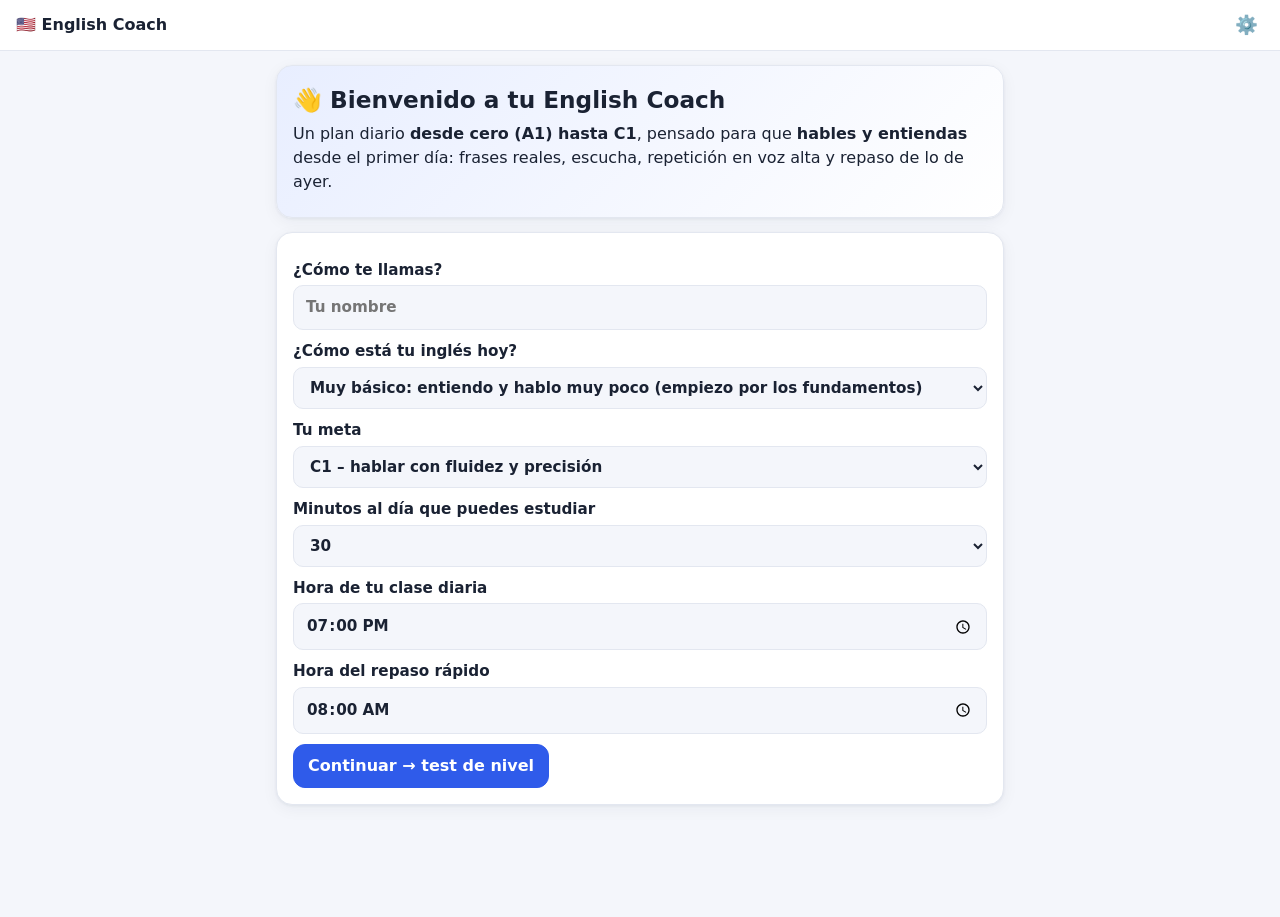
<file: english-app/index.html>
<!doctype html>
<html lang="es">
<head>
  <meta charset="utf-8">
  <meta name="viewport" content="width=device-width, initial-scale=1, viewport-fit=cover">
  <title>English Coach</title>
  <meta name="description" content="Tu coach diario de inglés de A1 a C1: clases, repaso, tareas, speaking y alarmas.">
  <meta name="theme-color" content="#2f5bea">
  <link rel="manifest" href="manifest.webmanifest">
  <link rel="icon" href="icon.svg" type="image/svg+xml">
  <link rel="apple-touch-icon" href="icon.svg">
  <link rel="stylesheet" href="styles.css">
</head>
<body>
  <header class="top">
    <div class="brand">🇺🇸 English Coach</div>
    <div class="top-right"><span id="streak"></span><button id="settingsBtn" class="icon" aria-label="Ajustes">⚙️</button></div>
  </header>
  <div id="banner" class="banner" hidden></div>
  <main id="main"></main>
  <nav id="nav" class="nav" hidden>
    <button data-view="today"><span>🏠</span>Hoy</button>
    <button data-view="class"><span>📘</span>Clase</button>
    <button data-view="guide"><span>📚</span>Aprender</button>
    <button data-view="review"><span>🗂</span>Tarjetas</button>
    <button data-view="speaking"><span>🎤</span>Hablar</button>
    <button data-view="progress"><span>📈</span>Progreso</button>
  </nav>
  <div id="celebrate" class="celebrate" hidden></div>
  <div id="vsheet" class="vsheet" hidden></div>
  <div id="toast" class="toast" role="status"></div>
  <script src="js/curriculum.js"></script>
  <script src="js/explanations.js"></script>
  <script src="js/native.js"></script>
  <script src="js/context.js"></script>
  <script src="js/grammar.js"></script>
  <script src="js/vocab.js"></script>
  <script src="js/kate.js"></script>
  <script src="js/play.js"></script>
  <script src="js/ai.js"></script>
  <script src="js/app.js"></script>
</body>
</html>
</file>
<file: english-app/styles.css>
:root {
  --bg: #f4f6fb; --card: #ffffff; --text: #1a2233; --muted: #6b7489; --line: #e3e7f0;
  --primary: #2f5bea; --primary-soft: #e8eeff; --good: #1f9d55; --good-soft: #e3f6ec;
  --bad: #d64545; --bad-soft: #fde8e8; --mid: #c98a0b; --mid-soft: #fdf3dc; --accent: #fff7e0;
  --radius: 16px; --shadow: 0 1px 3px rgba(20, 30, 60, .06), 0 4px 16px rgba(20, 30, 60, .05);
}
@media (prefers-color-scheme: dark) {
  :root:not([data-theme="light"]) {
    --bg: #0f1420; --card: #182030; --text: #e8ecf5; --muted: #98a2b8; --line: #2a3448;
    --primary: #6d8dff; --primary-soft: #23305a; --good: #4cc884; --good-soft: #173826;
    --bad: #ff7676; --bad-soft: #3d1f22; --mid: #f0b742; --mid-soft: #3a2f14; --accent: #2a2616;
    --shadow: none;
  }
}
:root[data-theme="dark"] {
  --bg: #0f1420; --card: #182030; --text: #e8ecf5; --muted: #98a2b8; --line: #2a3448;
  --primary: #6d8dff; --primary-soft: #23305a; --good: #4cc884; --good-soft: #173826;
  --bad: #ff7676; --bad-soft: #3d1f22; --mid: #f0b742; --mid-soft: #3a2f14; --accent: #2a2616; --shadow: none;
}
* { box-sizing: border-box; }
html, body { margin: 0; }
body { background: var(--bg); color: var(--text); font: 16px/1.5 system-ui, -apple-system, "Segoe UI", Roboto, sans-serif; padding-bottom: 84px; }
h1 { font-size: 1.45rem; margin: .2rem 0 .5rem; line-height: 1.25; }
h2 { font-size: 1.12rem; margin: 0 0 .6rem; }
h3 { font-size: 1rem; margin: 1rem 0 .4rem; color: var(--muted); }
h4 { margin: 1rem 0 .3rem; font-size: 1rem; }
p { margin: .4rem 0; }
a { color: var(--primary); }
.top { position: sticky; top: 0; z-index: 5; display: flex; justify-content: space-between; align-items: center; padding: 10px 16px; background: var(--card); border-bottom: 1px solid var(--line); }
.brand { font-weight: 700; }
.top-right { display: flex; gap: 10px; align-items: center; font-weight: 600; }
main { max-width: 760px; margin: 0 auto; padding: 14px 16px; }
.card { background: var(--card); border-radius: var(--radius); padding: 16px; margin: 0 0 14px; box-shadow: var(--shadow); border: 1px solid var(--line); }
.card.hero { background: linear-gradient(135deg, var(--primary-soft), var(--card)); }
.card.hero.slim h1 { margin-bottom: .2rem; }
.card.accent { background: var(--accent); }
.muted { color: var(--muted); font-size: .92rem; }
.chips { display: flex; flex-wrap: wrap; gap: 6px; margin-top: 8px; }
.chip { background: var(--card); border: 1px solid var(--line); border-radius: 999px; padding: 3px 10px; font-size: .88rem; }
.pill { display: inline-block; border-radius: 999px; padding: 1px 9px; font-size: .82rem; background: var(--primary-soft); color: var(--primary); font-weight: 600; }
.pill.good { background: var(--good-soft); color: var(--good); }
.pill.bad { background: var(--bad-soft); color: var(--bad); }
.pill.mid { background: var(--mid-soft); color: var(--mid); }
.btn { display: inline-flex; align-items: center; justify-content: center; gap: 6px; border: 1px solid var(--line); background: var(--card); color: var(--text); border-radius: 12px; padding: 9px 14px; font: inherit; font-weight: 600; cursor: pointer; text-decoration: none; min-height: 42px; }
.btn:hover { border-color: var(--primary); }
.btn:disabled { opacity: .5; cursor: not-allowed; }
.btn.primary { background: var(--primary); border-color: var(--primary); color: #fff; }
.btn.big { width: 100%; margin-top: 10px; padding: 13px; font-size: 1.05rem; }
.btn.small { padding: 6px 10px; min-height: 36px; font-size: .9rem; }
.btn.good { background: var(--good-soft); color: var(--good); border-color: transparent; }
.btn.bad { background: var(--bad-soft); color: var(--bad); border-color: transparent; }
.btn.mid { background: var(--mid-soft); color: var(--mid); border-color: transparent; }
.link { background: none; border: 0; color: var(--primary); font: inherit; cursor: pointer; padding: 8px 0; text-decoration: underline; }
.icon { background: none; border: 0; font-size: 1.15rem; cursor: pointer; padding: 4px 6px; border-radius: 8px; }
.icon:hover { background: var(--primary-soft); }
.row { display: flex; flex-wrap: wrap; gap: 8px; align-items: center; margin: 6px 0; }
.row.center { justify-content: center; }
.grid2 { display: grid; grid-template-columns: 1fr 1fr; gap: 14px; }
.tile { cursor: pointer; text-align: center; }
.big-n { font-size: 2.2rem; font-weight: 800; color: var(--primary); line-height: 1.1; }
label { display: block; margin: 10px 0; font-weight: 600; font-size: .95rem; }
label.inline { display: flex; gap: 8px; align-items: center; }
input, select, textarea { width: 100%; font: inherit; padding: 10px 12px; border-radius: 10px; border: 1px solid var(--line); background: var(--bg); color: var(--text); margin-top: 4px; }
input[type="checkbox"] { width: auto; margin: 0; }
input[type="range"] { padding: 0; }
textarea { resize: vertical; min-height: 180px; }
form.row input { flex: 1; min-width: 160px; margin: 0; }
.days { display: flex; flex-wrap: wrap; gap: 6px; }
.day { display: flex; align-items: center; gap: 4px; border: 1px solid var(--line); border-radius: 10px; padding: 6px 10px; margin: 0; font-weight: 500; }
.bar { flex: 1; height: 10px; border-radius: 99px; background: var(--line); overflow: hidden; margin: 8px 0; }
.bar span { display: block; height: 100%; background: var(--primary); border-radius: 99px; transition: width .3s; }
.bar span.low { background: var(--bad); }
.lvl { display: flex; align-items: center; gap: 10px; }
.lvl > :first-child { min-width: 92px; }
.steps { display: flex; gap: 6px; margin: 8px 0; }
.dot { width: 36px; height: 36px; border-radius: 50%; display: grid; place-items: center; background: var(--line); opacity: .55; }
.dot.done { background: var(--good-soft); opacity: 1; }
.dot.now { background: var(--primary-soft); outline: 2px solid var(--primary); opacity: 1; }
.q { font-weight: 600; margin: 4px 0 8px; }
h2.q { font-size: 1.2rem; }
.qblock { padding: 10px 0; border-bottom: 1px dashed var(--line); }
.qblock:last-child { border-bottom: 0; }
.options { display: grid; grid-template-columns: 1fr 1fr; gap: 8px; }
.opt { text-align: left; border: 1px solid var(--line); background: var(--bg); color: var(--text); border-radius: 10px; padding: 10px 12px; font: inherit; cursor: pointer; }
.opt:hover:not(:disabled) { border-color: var(--primary); }
.opt.right { background: var(--good-soft); border-color: var(--good); color: var(--good); font-weight: 600; }
.opt.wrong { background: var(--bad-soft); border-color: var(--bad); color: var(--bad); }
.examples { padding-left: 0; list-style: none; }
.examples li { padding: 4px 0; }
.vocab { display: grid; gap: 8px; }
.v { display: flex; justify-content: space-between; align-items: center; gap: 8px; padding: 8px 10px; border-radius: 10px; background: var(--bg); }
.ex { font-style: italic; color: var(--muted); font-size: .9rem; }
.chip-btn { border: 1px solid var(--primary); background: var(--primary-soft); color: var(--text); border-radius: 8px; padding: 6px 10px; font: inherit; cursor: pointer; margin: 2px; }
.chip-btn.ghost { background: var(--card); border-color: var(--line); }
.built { min-height: 44px; padding: 6px; border: 2px dashed var(--line); border-radius: 10px; margin-bottom: 6px; }
.flash { min-height: 200px; display: flex; flex-direction: column; justify-content: center; align-items: center; text-align: center; gap: 14px; border-radius: 14px; background: var(--bg); padding: 20px; cursor: pointer; margin: 10px 0; }
.flash .front { font-size: 1.3rem; font-weight: 700; }
.flash .back { font-size: 1.2rem; }
.grade { display: grid; grid-template-columns: repeat(4, 1fr); gap: 6px; }
.speak .prompt { font-weight: 600; background: var(--primary-soft); padding: 10px 12px; border-radius: 10px; }
.transcript { min-height: 70px; background: var(--bg); border-radius: 10px; padding: 10px 12px; margin: 8px 0; white-space: pre-wrap; }
.timer { font-variant-numeric: tabular-nums; color: var(--muted); }
.feedback h4 { color: var(--primary); }
.feedback ul { padding-left: 1.2rem; }
.chat { max-height: 380px; overflow-y: auto; display: flex; flex-direction: column; gap: 8px; padding: 6px 0; }
.msg { padding: 8px 12px; border-radius: 14px; max-width: 88%; }
.msg p { margin: 0; }
.msg.user { align-self: flex-end; background: var(--primary); color: #fff; }
.msg.assistant { align-self: flex-start; background: var(--bg); }
.weak { display: flex; justify-content: space-between; align-items: center; gap: 10px; padding: 8px 0; border-bottom: 1px dashed var(--line); flex-wrap: wrap; }
.weak:last-child { border-bottom: 0; }
.units { display: grid; grid-template-columns: repeat(auto-fill, minmax(200px, 1fr)); gap: 8px; }
.unit { text-align: left; border: 1px solid var(--line); background: var(--bg); color: var(--text); border-radius: 12px; padding: 10px; font: inherit; cursor: pointer; display: flex; flex-direction: column; gap: 2px; }
.unit span { font-size: .85rem; color: var(--muted); }
.unit.done { border-color: var(--good); }
.unit.now { border-color: var(--primary); background: var(--primary-soft); }
.unit:disabled { opacity: .45; cursor: default; }
.heat { display: grid; grid-template-columns: repeat(7, 1fr); gap: 4px; max-width: 280px; }
.heat span { aspect-ratio: 1; border-radius: 4px; background: var(--line); }
.heat .h1 { background: #9db4ff; } .heat .h2 { background: #5c80f5; } .heat .h3 { background: var(--primary); }
.hw { display: flex; justify-content: space-between; align-items: center; cursor: pointer; gap: 10px; }
ul.clean { padding-left: 1.1rem; margin: .3rem 0; }
details { margin: 8px 0; }
summary { cursor: pointer; font-weight: 600; }
code { background: var(--bg); padding: 0 4px; border-radius: 4px; }
.nav { position: fixed; bottom: 0; left: 0; right: 0; display: grid; grid-template-columns: repeat(6, 1fr); background: var(--card); border-top: 1px solid var(--line); padding: 4px 2px calc(4px + env(safe-area-inset-bottom)); z-index: 10; }
.nav button { background: none; border: 0; color: var(--muted); font: inherit; font-size: .7rem; display: flex; flex-direction: column; align-items: center; gap: 1px; padding: 6px 0; cursor: pointer; border-radius: 10px; }
.nav button span { font-size: 1.25rem; }
.nav button.active { color: var(--primary); background: var(--primary-soft); font-weight: 700; }
.banner { background: var(--mid-soft); color: var(--text); padding: 10px 16px; text-align: center; }
.toast { position: fixed; left: 50%; bottom: 96px; transform: translateX(-50%) translateY(20px); background: var(--text); color: var(--bg); padding: 10px 16px; border-radius: 12px; opacity: 0; transition: .25s; pointer-events: none; max-width: calc(100% - 32px); text-align: center; z-index: 20; }
.toast.show { opacity: 1; transform: translateX(-50%); }
@media (max-width: 480px) {
  .options { grid-template-columns: 1fr; }
  .grade { grid-template-columns: 1fr 1fr; }
  h1 { font-size: 1.3rem; }
}
.sound { background: var(--mid-soft); border-radius: 10px; padding: 10px 12px; margin: 8px 0; }
.model { background: var(--good-soft); border-radius: 10px; padding: 10px 12px; margin: 8px 0; }
.model p { margin: 6px 0; }
.routine { display: grid; grid-template-columns: 1fr 1fr; gap: 8px; margin-bottom: 6px; }
.rblock { text-decoration: none; display: flex; gap: 8px; align-items: flex-start; text-align: left; border: 1px solid var(--line); background: var(--bg); color: var(--text); border-radius: 12px; padding: 10px; font: inherit; cursor: pointer; }
.rblock .ri { font-size: 1.3rem; }
.rblock.done { border-color: var(--good); background: var(--good-soft); }
@media (max-width: 480px) { .routine { grid-template-columns: 1fr; } }
.lesson h3 { color: var(--primary); margin: 14px 0 6px; font-size: 1rem; }
.formula { background: var(--bg); border-radius: 12px; padding: 10px 12px; margin: 8px 0; }
.flabel { font-size: .8rem; text-transform: uppercase; letter-spacing: .04em; color: var(--muted); font-weight: 700; margin-bottom: 6px; }
.parts { display: flex; flex-wrap: wrap; align-items: center; gap: 4px; }
.part { background: var(--primary-soft); color: var(--primary); border-radius: 8px; padding: 4px 9px; font-weight: 700; }
.plus { color: var(--muted); font-weight: 700; }
.fex { margin-top: 6px; }
.tablewrap { overflow-x: auto; }
.tablewrap table { border-collapse: collapse; margin: 6px 0; }
.tablewrap td { border: 1px solid var(--line); padding: 6px 10px; }
.mistakes { display: grid; gap: 8px; }
.mk { border: 1px solid var(--line); border-radius: 10px; padding: 8px 10px; }
.bad-l { color: var(--bad); text-decoration: line-through; }
.good-l { color: var(--good); font-weight: 700; }
.why { margin-top: 8px; padding: 8px 10px; border-radius: 10px; font-size: .95rem; }
.why.ok { background: var(--good-soft); }
.why.no { background: var(--bad-soft); }
.why b:first-child { display: block; margin-bottom: 2px; }
.hint { background: var(--mid-soft); display: flex; flex-direction: column; gap: 8px; }
.teacher { border-left: 0; background: linear-gradient(135deg, var(--primary-soft), var(--card)); }
.teacher-line { display: flex; gap: 10px; align-items: flex-start; }
.teacher-line > div { min-width: 0; }
.avatar { font-size: 2rem; line-height: 1; }
.teacher .en { font-style: italic; margin: 2px 0; }
.tmsgs { list-style: none; padding: 0; margin: 10px 0 0; display: grid; gap: 6px; }
.tmsgs li { padding: 8px 10px; border-radius: 10px; background: var(--card); border: 1px solid var(--line); }
.tmsgs li.bad { background: var(--bad-soft); border-color: transparent; }
.tmsgs li.mid { background: var(--mid-soft); border-color: transparent; }
.tmsgs li.good { background: var(--good-soft); border-color: transparent; }
.drillcard { min-height: 170px; }
.grade.two { grid-template-columns: 1fr 1fr; }
.report-row { display: flex; gap: 16px; align-items: center; }
.grade-big { font-size: 3rem; font-weight: 800; width: 76px; height: 76px; border-radius: 18px; display: grid; place-items: center; flex: none; background: var(--primary-soft); color: var(--primary); }
.g-A, .g-B { background: var(--good-soft); color: var(--good); }
.g-C { background: var(--mid-soft); color: var(--mid); }
.g-D, .g-F { background: var(--bad-soft); color: var(--bad); }
.teacher-verdict { font-style: italic; margin-top: 10px; }
.lock { background: var(--mid-soft); }
.tabs { display: grid; grid-template-columns: 1fr 1fr; gap: 6px; margin-bottom: 14px; background: var(--card); border: 1px solid var(--line); border-radius: 14px; padding: 4px; }
.tabs button { border: 0; background: none; color: var(--muted); font: inherit; font-weight: 600; padding: 10px 6px; border-radius: 10px; cursor: pointer; }
.tabs button.on { background: var(--primary-soft); color: var(--primary); }
.vstats { display: grid; grid-template-columns: repeat(4, 1fr); gap: 6px; text-align: center; margin-bottom: 10px; }
.vstats div { background: var(--bg); border-radius: 10px; padding: 8px 4px; display: flex; flex-direction: column; }
.vstats b { font-size: 1.3rem; color: var(--primary); font-variant-numeric: tabular-nums; }
.vstats span { font-size: .78rem; color: var(--muted); }
.vrow { display: grid; grid-template-columns: auto 1fr auto; gap: 8px; align-items: center; padding: 8px 0; border-bottom: 1px dashed var(--line); }
.vrow:last-child { border-bottom: 0; }
.vtext { min-width: 0; overflow-wrap: anywhere; }
.vmeta { display: flex; flex-direction: column; align-items: flex-end; gap: 2px; font-size: .8rem; text-align: right; }
.vgroup h3 { margin-top: 0; }
.addword summary { padding: 2px 0; }
.addform label { margin: 8px 0; }
.link.small { font-size: .8rem; padding: 0; }
@media (max-width: 480px) { .vrow { grid-template-columns: auto 1fr; } .vmeta { grid-column: 2; flex-direction: row; flex-wrap: wrap; align-items: center; gap: 6px; } }
[hidden] { display: none !important; }
:root { --chart: #2f5bea; }
@media (prefers-color-scheme: dark) { :root:not([data-theme="light"]) { --chart: #5b7cf0; } }
:root[data-theme="dark"] { --chart: #5b7cf0; }
.score-mini { display: flex; gap: 14px; align-items: center; cursor: pointer; }
.score-mini > div:last-child { flex: 1; min-width: 0; }
.score-num { font-size: 2.2rem; font-weight: 800; color: var(--primary); line-height: 1; font-variant-numeric: tabular-nums; }
.score-num span { font-size: .9rem; color: var(--muted); font-weight: 600; }
.score-num.big { font-size: 3.2rem; }
.score-head { display: flex; gap: 16px; align-items: center; margin-bottom: 12px; flex-wrap: wrap; }
.up { color: var(--good); font-weight: 600; }
.down { color: var(--bad); font-weight: 600; }
.objs { display: grid; gap: 10px; }
.obj { background: var(--bg); border-radius: 12px; padding: 10px 12px; }
.obj-top { display: flex; justify-content: space-between; gap: 8px; align-items: center; flex-wrap: wrap; font-weight: 600; }
.obj-val { color: var(--muted); font-size: .9rem; font-variant-numeric: tabular-nums; }
.obj .bar { margin: 6px 0 0; height: 8px; }
.chart svg { width: 100%; height: auto; display: block; }
.chart .grid { stroke: var(--line); stroke-width: 1; }
.chart .tick { fill: var(--muted); font-size: 9px; font-variant-numeric: tabular-nums; }
.chart .vlabel { fill: var(--text); font-size: 10px; font-weight: 700; }
.chart .mark { fill: var(--chart); }
.chart .bcol:hover .mark { opacity: .8; }
.chart .goal { stroke: var(--text); stroke-width: 1.5; stroke-dasharray: 4 3; opacity: .7; }
.chart .goal-l { fill: var(--text); font-size: 9px; font-weight: 600; }
.tableview { font-size: .9rem; }
.tableview table { border-collapse: collapse; margin-top: 6px; }
.tableview td { border-bottom: 1px solid var(--line); padding: 4px 12px 4px 0; font-variant-numeric: tabular-nums; }
.sstep { display: grid; grid-template-columns: 32px 1fr; gap: 10px; padding: 12px 0; border-bottom: 1px dashed var(--line); }
.sstep:last-child { border-bottom: 0; }
.sstep.dim { opacity: .55; }
.sbody { min-width: 0; }
.snum { width: 30px; height: 30px; border-radius: 50%; background: var(--primary); color: #fff; display: grid; place-items: center; font-weight: 800; }
.speak .prompt { margin: 6px 0; }
.notice { background: var(--mid-soft); border-radius: 10px; padding: 10px 12px; margin: 8px 0; }
.notice ol { margin: 6px 0; padding-left: 1.2rem; }
.big-rec { min-width: 150px; }
.rec-on { background: var(--bad); border-color: var(--bad); }
.center { text-align: center; }
.native { background: linear-gradient(135deg, var(--card), var(--primary-soft)); }
.npair { border: 1px solid var(--line); border-radius: 12px; padding: 10px 12px; margin: 8px 0; background: var(--card); display: grid; gap: 4px; }
.nlearner { color: var(--muted); }
.nnative { font-size: 1.05rem; }
.tabs.three { grid-template-columns: repeat(3, 1fr); }
.scenes { display: grid; grid-template-columns: repeat(auto-fill, minmax(230px, 1fr)); gap: 8px; }
.scene { display: flex; gap: 10px; align-items: center; text-align: left; border: 1px solid var(--line); background: var(--bg); color: var(--text); border-radius: 12px; padding: 10px; font: inherit; cursor: pointer; }
.scene .sbody { display: flex; flex-direction: column; flex: 1; min-width: 0; }
.scene.done { border-color: var(--good); }
.sicon { font-size: 1.6rem; }
.reds { display: grid; grid-template-columns: repeat(auto-fill, minmax(220px, 1fr)); gap: 6px; margin-bottom: 8px; }
.red { display: flex; gap: 6px; align-items: flex-start; background: var(--bg); border-radius: 10px; padding: 8px; }
.tip { background: var(--mid-soft); border-radius: 10px; padding: 8px 12px; margin-top: 8px; }
.dialog { display: grid; gap: 8px; margin: 10px 0; }
.dline { display: grid; grid-template-columns: 92px 1fr; gap: 8px; align-items: start; background: var(--bg); border-radius: 12px; padding: 8px 10px; }
.dline > div { min-width: 0; overflow-wrap: anywhere; }
.dline .who { font-weight: 700; color: var(--muted); font-size: .85rem; padding-top: 6px; }
.dline.me { background: var(--primary-soft); }
.dline.me .who { color: var(--primary); }
.dline.past { opacity: .6; }
.dline.turn { outline: 2px solid var(--primary); }
.native-say { margin-top: 8px; padding-top: 8px; border-top: 1px dashed var(--line); }
.exprs { display: grid; gap: 4px; margin-bottom: 8px; }
@media (max-width: 480px) { .dline { grid-template-columns: 1fr; gap: 2px; } .dline .who { padding-top: 0; } .tabs.three button { font-size: .85rem; padding: 10px 2px; } }
/* Inicio: anillo del día y botón Continuar */
.home-top { display: flex; gap: 14px; align-items: center; margin: 8px 0 12px; }
.ring { width: 96px; height: 96px; flex: none; }
.ring-bg { fill: none; stroke: var(--line); stroke-width: 9; }
.ring-fg { fill: none; stroke: var(--chart); stroke-width: 9; stroke-linecap: round; transition: stroke-dashoffset .8s ease; }
.ring-fg.full { stroke: var(--good); }
.ring-n { font-size: 20px; font-weight: 800; fill: var(--text); }
.ring-l { font-size: 10px; fill: var(--muted); }
.home-stats { display: grid; gap: 4px; min-width: 0; }
.hs { display: flex; gap: 8px; align-items: baseline; flex-wrap: wrap; }
.hs-n { font-weight: 800; font-variant-numeric: tabular-nums; }
.continue { font-size: 1.1rem; padding: 16px; gap: 8px; }
.continue span { font-size: 1.3rem; }
.row.between { justify-content: space-between; }
.more { margin-top: 4px; }
.more > summary { padding: 12px 4px; color: var(--primary); }
/* Mi camino */
.path-card { cursor: pointer; }
.path { display: flex; align-items: center; margin: 10px 0; }
.path .pline { flex: 1; height: 3px; background: var(--line); }
.pdot { width: 30px; height: 30px; border-radius: 50%; display: grid; place-items: center; flex: none; font-weight: 800; font-size: .85rem; background: var(--line); color: var(--muted); }
.pdot.done, .pnode.done .pdot { background: var(--good); color: #fff; }
.pdot.now, .pnode.now .pdot { background: var(--primary); color: #fff; box-shadow: 0 0 0 4px var(--primary-soft); }
.path-full { display: grid; gap: 0; }
.pnode { display: grid; grid-template-columns: 36px 1fr; gap: 10px; padding: 10px 0; position: relative; }
.pnode:not(:last-child)::before { content: ""; position: absolute; left: 14px; top: 42px; bottom: -8px; width: 3px; background: var(--line); }
.pnode.done:not(:last-child)::before { background: var(--good); }
.pnode.locked { opacity: .6; }
.pnode > div { min-width: 0; }
.mini-steps { display: flex; gap: 4px; margin-top: 4px; }
.mini-steps span { opacity: .35; }
.mini-steps span.d { opacity: 1; }
.mini-steps span.n { opacity: 1; outline: 2px solid var(--primary); border-radius: 6px; }
.lvl-tabs { display: grid; grid-template-columns: repeat(5, 1fr); gap: 4px; margin-bottom: 10px; }
.lvl-tabs button { border: 1px solid var(--line); background: var(--bg); color: var(--text); border-radius: 10px; padding: 6px 2px; font: inherit; display: flex; flex-direction: column; align-items: center; cursor: pointer; }
.lvl-tabs button span { font-size: .75rem; color: var(--muted); font-variant-numeric: tabular-nums; }
.lvl-tabs button.on { border-color: var(--primary); background: var(--primary-soft); }
/* Logros */
.badges { display: grid; grid-template-columns: repeat(auto-fill, minmax(100px, 1fr)); gap: 8px; }
.badge { display: flex; flex-direction: column; align-items: center; text-align: center; gap: 4px; padding: 10px 6px; border-radius: 12px; background: var(--bg); opacity: .5; font-size: .8rem; }
.badge span { font-size: 1.6rem; }
.badge.on { opacity: 1; background: var(--good-soft); }
/* Celebración */
.celebrate { position: fixed; inset: 0; z-index: 30; background: rgba(10, 15, 30, .55); display: grid; place-items: center; padding: 16px; }
.cel-card { position: relative; background: var(--card); color: var(--text); border-radius: 20px; padding: 24px 18px 18px; width: min(420px, 100%); text-align: center; display: grid; gap: 10px; animation: pop .35s ease; overflow: hidden; }
.cel-card h2 { margin: 0; font-size: 1.4rem; }
.cel-card p { margin: 0; }
#confetti { position: absolute; inset: 0; width: 100%; height: 100%; pointer-events: none; }
.cel-icon { font-size: 3rem; line-height: 1; }
.cel-xp { font-size: 2rem; font-weight: 800; color: var(--primary); }
.cel-goal { display: grid; grid-template-columns: auto 1fr auto; gap: 8px; align-items: center; font-size: .9rem; }
.cel-goal .bar span { transition: width 1s ease .2s; }
.cel-can, .cel-badge { background: var(--good-soft); border-radius: 12px; padding: 8px 10px; }
.cel-badge { background: var(--mid-soft); }
.cel-btns { display: grid; grid-template-columns: 1fr; gap: 8px; margin-top: 6px; }
@keyframes pop { from { transform: scale(.85); opacity: 0; } to { transform: scale(1); opacity: 1; } }
@media (prefers-reduced-motion: reduce) { .cel-card { animation: none; } .ring-fg, .cel-goal .bar span { transition: none; } }
/* Contexto de palabras */
.vctx { border-radius: 10px; background: var(--bg); }
.vctx > summary { list-style: none; cursor: pointer; }
.vctx > summary::-webkit-details-marker { display: none; }
.vctx[open] { outline: 2px solid var(--primary-soft); }
.vbtns { display: flex; align-items: center; gap: 4px; flex: none; }
.ctx-tag { font-size: .78rem; font-weight: 700; color: var(--primary); background: var(--primary-soft); border-radius: 999px; padding: 2px 8px; white-space: nowrap; }
.ctx { padding: 4px 12px 12px; display: grid; gap: 8px; }
.ctx-row { display: grid; grid-template-columns: 22px 1fr; gap: 6px; }
.ctx-row > div { min-width: 0; }
.ctx-row.build { background: var(--primary-soft); border-radius: 8px; padding: 6px 8px; }
.ctx-row.watch { background: var(--mid-soft); border-radius: 8px; padding: 6px 8px; }
.ctx-dialog { background: var(--card); border: 1px solid var(--line); border-radius: 10px; padding: 8px 10px; display: grid; gap: 4px; }
.cline { display: grid; grid-template-columns: 52px 30px 1fr; align-items: center; gap: 2px; }
.cline .ctext { min-width: 0; overflow-wrap: anywhere; }
.cline .who { font-weight: 700; color: var(--muted); font-size: .8rem; min-width: 58px; }
.card-when { font-size: .9rem; text-align: left; background: var(--card); border-radius: 10px; padding: 8px 10px; }
.mini-ctx summary { color: var(--primary); font-size: .85rem; cursor: pointer; padding: 4px 0; font-weight: 600; }
/* Conversación guiada con Kate */
.scen-grid { display: grid; grid-template-columns: repeat(auto-fill, minmax(150px, 1fr)); gap: 6px; }
.scen { display: flex; align-items: center; gap: 6px; text-align: left; border: 1px solid var(--line); background: var(--bg); color: var(--text); border-radius: 10px; padding: 8px; font: inherit; font-size: .9rem; cursor: pointer; }
.scen span { font-size: 1.3rem; }
.scen.on { border-color: var(--primary); background: var(--primary-soft); font-weight: 700; }
.chips-col { display: grid; gap: 6px; margin: 6px 0; }
.starter { display: grid; grid-template-columns: 34px 1fr; align-items: center; background: var(--bg); border-radius: 10px; padding: 6px 8px; }
.sugg { display: flex; flex-direction: column; text-align: left; gap: 2px; border: 1px solid var(--primary); background: var(--card); color: var(--text); border-radius: 12px; padding: 8px 12px; font: inherit; cursor: pointer; }
.sugg span { color: var(--muted); font-size: .85rem; }
.sugg:hover { background: var(--primary-soft); }
.sugg-box { background: var(--primary-soft); border-radius: 12px; padding: 10px; margin: 8px 0; }
.kate-tip { margin-top: 6px; background: var(--mid-soft); border-radius: 8px; padding: 6px 8px; font-size: .92rem; }
.msg .tr summary { cursor: pointer; color: var(--primary); font-size: .85rem; margin-top: 4px; }
.lifelines summary { cursor: pointer; font-weight: 600; padding: 6px 0; }
.chat-form input { min-width: 0; }
.chat-end { background: var(--good-soft); border-radius: 12px; padding: 12px; margin: 8px 0; }
.chat-end h3 { margin: 0 0 6px; color: var(--good); }
.stages { display: flex; gap: 4px; flex-wrap: wrap; margin: 6px 0 2px; }
.stg { width: 26px; height: 26px; border-radius: 50%; display: grid; place-items: center; font-size: .75rem; font-weight: 700; background: var(--line); color: var(--muted); }
.stg.d { background: var(--good); color: #fff; }
.stg.n { background: var(--primary); color: #fff; box-shadow: 0 0 0 3px var(--primary-soft); }
.stage-now { margin: 2px 0 8px; font-size: .92rem; }
.plan { margin: 4px 0 8px; padding-left: 1.4rem; columns: 2; column-gap: 18px; }
@media (max-width: 480px) { .plan { columns: 1; } }
/* Guía: bloques de oración por rol */
:root { --r-who: #e3ecff; --r-verb: #dff5e8; --r-aux: #fdeccf; --r-what: #efe6fb; --r-where: #ddf3f6; --r-when: #fbe3ea; --r-link: #eceff4; }
@media (prefers-color-scheme: dark) { :root:not([data-theme="light"]) { --r-who: #22325c; --r-verb: #183b29; --r-aux: #3d3014; --r-what: #33264a; --r-where: #163b40; --r-when: #43222c; --r-link: #2a3140; } }
:root[data-theme="dark"] { --r-who: #22325c; --r-verb: #183b29; --r-aux: #3d3014; --r-what: #33264a; --r-where: #163b40; --r-when: #43222c; --r-link: #2a3140; }
.r-who { background: var(--r-who); } .r-verb { background: var(--r-verb); } .r-aux { background: var(--r-aux); } .r-what { background: var(--r-what); }
.r-where { background: var(--r-where); } .r-when { background: var(--r-when); } .r-link, .r-wh { background: var(--r-link); }
.sent { display: flex; flex-wrap: wrap; gap: 6px; margin: 10px 0; }
.blk { display: inline-flex; flex-direction: column; align-items: center; border-radius: 10px; padding: 6px 10px; min-width: 44px; color: var(--text); }
.blk small { font-size: .72rem; color: var(--muted); }
.order { display: flex; flex-wrap: wrap; gap: 6px; align-items: center; margin: 8px 0; }
.ord { display: flex; flex-direction: column; border-radius: 12px; padding: 8px 10px; min-width: 96px; flex: 1; color: var(--text); }
.ord span { font-size: .85rem; } .ord small { color: var(--muted); font-size: .75rem; }
.arrow { color: var(--muted); font-weight: 700; }
@media (max-width: 480px) { .arrow { display: none; } .ord { min-width: 40%; } }
.rule { display: grid; grid-template-columns: 30px 1fr; gap: 8px; padding: 8px 0; border-bottom: 1px dashed var(--line); }
.rule:last-child { border-bottom: 0; } .rule p { margin: 2px 0 0; }
.rnum { width: 26px; height: 26px; border-radius: 50%; background: var(--primary); color: #fff; display: grid; place-items: center; font-weight: 800; font-size: .85rem; }
.worked { border: 1px solid var(--line); border-radius: 12px; padding: 10px 12px; margin: 10px 0; }
.w-es { font-weight: 600; } .w-en { font-size: 1.05rem; margin: 4px 0; }
.tabs.five { grid-template-columns: repeat(5, 1fr); }
.tabs.five button { font-size: .8rem; padding: 10px 2px; }
.tchips { display: flex; flex-wrap: wrap; gap: 6px; }
.tform h3 { margin: 12px 0 4px; color: var(--text); }
.frow { display: flex; gap: 6px; flex-wrap: wrap; margin: 4px 0; }
.conj { display: grid; grid-template-columns: 1fr 1fr; gap: 0 10px; }
@media (max-width: 480px) { .conj { grid-template-columns: 1fr; } }
.result .big-sent, .kb-res .big-sent { font-size: 1.3rem; font-weight: 800; margin: 4px 0 8px; }
.pat { padding: 8px 0; border-bottom: 1px dashed var(--line); display: grid; gap: 2px; }
.pat:last-child { border-bottom: 0; } .pm { color: var(--primary); }
.kb-res { margin-top: 10px; }
.nav { grid-template-columns: repeat(7, 1fr); }
.nav button { font-size: .64rem; }
.nav { grid-template-columns: repeat(6, 1fr); }
.nav button { font-size: .7rem; }
/* Verbos tocables */
.vw { background: none; border: 0; padding: 0; font: inherit; color: inherit; cursor: pointer; text-decoration: underline; text-decoration-color: var(--primary); text-decoration-thickness: 2px; text-underline-offset: 3px; border-radius: 4px; }
.vw:hover, .vw:focus-visible { background: var(--primary-soft); }
.vw.demo { cursor: default; }
.small-note { font-size: .85rem; margin: 2px 0; }
.vsheet { position: fixed; inset: 0; z-index: 25; background: rgba(10, 15, 30, .4); display: flex; align-items: flex-end; justify-content: center; }
.vs-card { position: relative; background: var(--card); color: var(--text); width: min(560px, 100%); border-radius: 20px 20px 0 0; padding: 18px 16px calc(18px + env(safe-area-inset-bottom, 0px)); max-height: 85vh; overflow-y: auto; animation: up .25s ease; display: grid; gap: 8px; }
.vs-card p { margin: 0; }
.vs-x { position: absolute; right: 10px; top: 10px; background: var(--bg); border: 0; border-radius: 50%; width: 32px; height: 32px; cursor: pointer; color: var(--text); }
.vs-head { display: flex; align-items: center; gap: 6px; flex-wrap: wrap; padding-right: 36px; }
.vs-w { font-size: 1.5rem; }
.vs-why { background: var(--primary-soft); border-radius: 12px; padding: 10px 12px; }
@keyframes up { from { transform: translateY(40px); opacity: 0; } to { transform: none; opacity: 1; } }
@media (prefers-reduced-motion: reduce) { .vs-card { animation: none; } }
.forms { display: grid; grid-template-columns: repeat(5, 1fr); gap: 4px; }
.form { display: flex; flex-direction: column; align-items: center; gap: 2px; border: 1px solid var(--line); background: var(--bg); color: var(--text); border-radius: 10px; padding: 6px 2px; font: inherit; cursor: pointer; min-width: 0; }
.form small { font-size: .62rem; color: var(--muted); text-align: center; } .form b { font-size: .85rem; overflow-wrap: anywhere; text-align: center; }
.form.on { border-color: var(--primary); background: var(--primary-soft); box-shadow: 0 0 0 2px var(--primary); }
/* Aprender: menú y listas */
.hub { display: grid; grid-template-columns: repeat(auto-fill, minmax(240px, 1fr)); gap: 8px; }
.hub-tile { display: flex; gap: 10px; align-items: center; text-align: left; border: 1px solid var(--line); background: var(--bg); color: var(--text); border-radius: 14px; padding: 12px; font: inherit; cursor: pointer; }
.hub-tile:hover { border-color: var(--primary); }
.hub-tile > span:last-child { display: flex; flex-direction: column; gap: 2px; min-width: 0; }
.hub-tile small { color: var(--muted); }
.hub-i { font-size: 1.8rem; }
.tip-card { background: var(--mid-soft); }
.five { display: grid; gap: 6px; margin-top: 8px; }
.five > div { background: var(--bg); border-radius: 10px; padding: 8px 10px; }
.vlist { display: grid; grid-template-columns: repeat(auto-fill, minmax(150px, 1fr)); gap: 6px; margin-top: 8px; }
.vitem { display: flex; flex-direction: column; text-align: left; gap: 1px; border: 1px solid var(--line); background: var(--bg); color: var(--text); border-radius: 10px; padding: 8px 10px; font: inherit; cursor: pointer; }
.vitem small { color: var(--muted); font-size: .75rem; }
.vex { padding: 8px 0; border-bottom: 1px dashed var(--line); }
.vex:last-of-type { border-bottom: 0; }
.tq { background: var(--primary-soft); border-radius: 12px; padding: 10px; margin: 10px 0; }
.hw-chip { width: 100%; margin-bottom: 6px; background: var(--mid-soft); border-color: transparent; }
.gbtn { flex-direction: column; gap: 2px; line-height: 1.2; padding: 10px 6px; }
.gbtn small { font-weight: 500; font-size: .75rem; opacity: .85; }
.srs-help summary { cursor: pointer; }
.srs-help ol { padding-left: 1.2rem; margin: 8px 0; }
.srs-legend { display: grid; gap: 6px; }
.srs-legend > div { background: var(--bg); border-radius: 10px; padding: 8px 10px; }
.t-bad { color: var(--bad); } .t-mid { color: var(--mid); } .t-good { color: var(--good); }
/* Repaso enriquecido */
.sched { display: grid; grid-template-columns: repeat(4, 1fr); gap: 6px; text-align: center; padding: 10px; }
.sched div { display: flex; flex-direction: column; }
.sched b { font-size: 1.3rem; color: var(--primary); font-variant-numeric: tabular-nums; }
.sched span { font-size: .75rem; color: var(--muted); }
.small { font-size: .8rem; }
.rev-check input { flex: 1; min-width: 0; margin: 0; }
.typed-res { border-radius: 10px; padding: 8px 10px; margin: 8px 0; }
.typed-res.ok { background: var(--good-soft); } .typed-res.mid { background: var(--mid-soft); } .typed-res.no { background: var(--bad-soft); }
.meaning { background: var(--bg); border-radius: 10px; padding: 8px 10px; margin: 8px 0; }
.an { display: grid; gap: 6px; margin: 8px 0; }
.an-row { display: grid; grid-template-columns: 24px 1fr; gap: 6px; background: var(--bg); border-radius: 10px; padding: 8px 10px; }
.an-row > div { min-width: 0; }
.an-row ul { margin: 4px 0 0; padding-left: 1.1rem; }
.an-row.tip { background: var(--mid-soft); }
.voice-tip { margin: 8px 0; } .voice-tip summary { cursor: pointer; font-weight: 600; color: var(--primary); }
/* Kate te pregunta */
.tabs.four { grid-template-columns: repeat(4, 1fr); }
.tabs.four button { font-size: .78rem; padding: 10px 2px; }
.kate-hero { background: linear-gradient(135deg, var(--primary-soft), var(--card)); }
.avatar.big { font-size: 2.6rem; }
.vpick { display: flex; flex-wrap: wrap; gap: 6px; align-items: center; margin-top: 10px; }
.plan-steps { padding-left: 1.2rem; display: grid; gap: 4px; }
.kq-dots { display: flex; gap: 4px; }
.kq-dots span { width: 10px; height: 10px; border-radius: 50%; background: var(--line); }
.kq-dots span.d { background: var(--good); } .kq-dots span.n { background: var(--primary); }
.kq-q { display: grid; grid-template-columns: 48px 1fr; gap: 8px; align-items: center; font-size: 1.3rem; margin: 12px 0; }
.kq-q > div { min-width: 0; }
.icon.big { font-size: 1.8rem; background: var(--primary-soft); border-radius: 50%; width: 48px; height: 48px; }
.kq-you { background: var(--primary-soft); border-radius: 12px; padding: 8px 12px; margin: 8px 0; }
.kq-fb { border-radius: 12px; padding: 10px 12px; display: grid; gap: 6px; }
.kq-fb.ok { background: var(--good-soft); } .kq-fb.mid { background: var(--mid-soft); }
.kq-reply { font-style: italic; }
.kq-better { background: var(--card); border-radius: 10px; padding: 8px 10px; }
.kq-hint { background: var(--bg); border-radius: 10px; padding: 8px 10px; margin-top: 8px; }
#kqInput { min-height: 60px; }
/* Juegos e imágenes */
.pic-preview { display: flex; flex-wrap: wrap; gap: 6px; margin-top: 10px; }
.pic-mini { font-size: 1.8rem; background: var(--bg); border: 1px solid var(--line); border-radius: 12px; width: 52px; height: 52px; cursor: pointer; }
.game .kq-dots { margin: 8px 0; }
.g-pic { font-size: 6rem; text-align: center; line-height: 1.2; margin: 10px 0; }
.g-pic.small-pic { font-size: 4rem; }
.big-sound { font-size: 1.1rem; padding: 14px 20px; }
.pic-opts { display: grid; grid-template-columns: 1fr 1fr; gap: 10px; margin-top: 8px; }
.pic-opt { font-size: 3.4rem; background: var(--bg); border: 2px solid var(--line); border-radius: 16px; padding: 10px; cursor: pointer; }
.pic-opt.right { border-color: var(--good); background: var(--good-soft); }
.pic-opt.wrong { border-color: var(--bad); background: var(--bad-soft); }
.g-fb { border-radius: 12px; padding: 10px; margin: 10px 0; display: flex; align-items: center; gap: 6px; flex-wrap: wrap; }
.g-fb.ok { background: var(--good-soft); } .g-fb.no { background: var(--bad-soft); }
.big-pic { font-size: 2rem; }
.hint-letters { letter-spacing: 2px; }
.match { display: grid; grid-template-columns: 1fr 1fr; gap: 10px; margin-top: 8px; }
.mcol { display: grid; gap: 6px; }
.mcard { min-height: 52px; border: 2px solid var(--line); background: var(--bg); color: var(--text); border-radius: 12px; font: inherit; font-weight: 600; cursor: pointer; }
.mcard.pic { font-size: 2rem; }
.mcard.sel { border-color: var(--primary); background: var(--primary-soft); }
.mcard.ok { border-color: var(--good); background: var(--good-soft); opacity: .6; }
/* Lecturas */
.reading { display: grid; gap: 6px; margin: 10px 0; }
.rline { display: grid; grid-template-columns: 34px 1fr; gap: 4px; background: var(--bg); border-radius: 10px; padding: 8px; font-size: 1.05rem; }
.rline > div { min-width: 0; }
</file>
